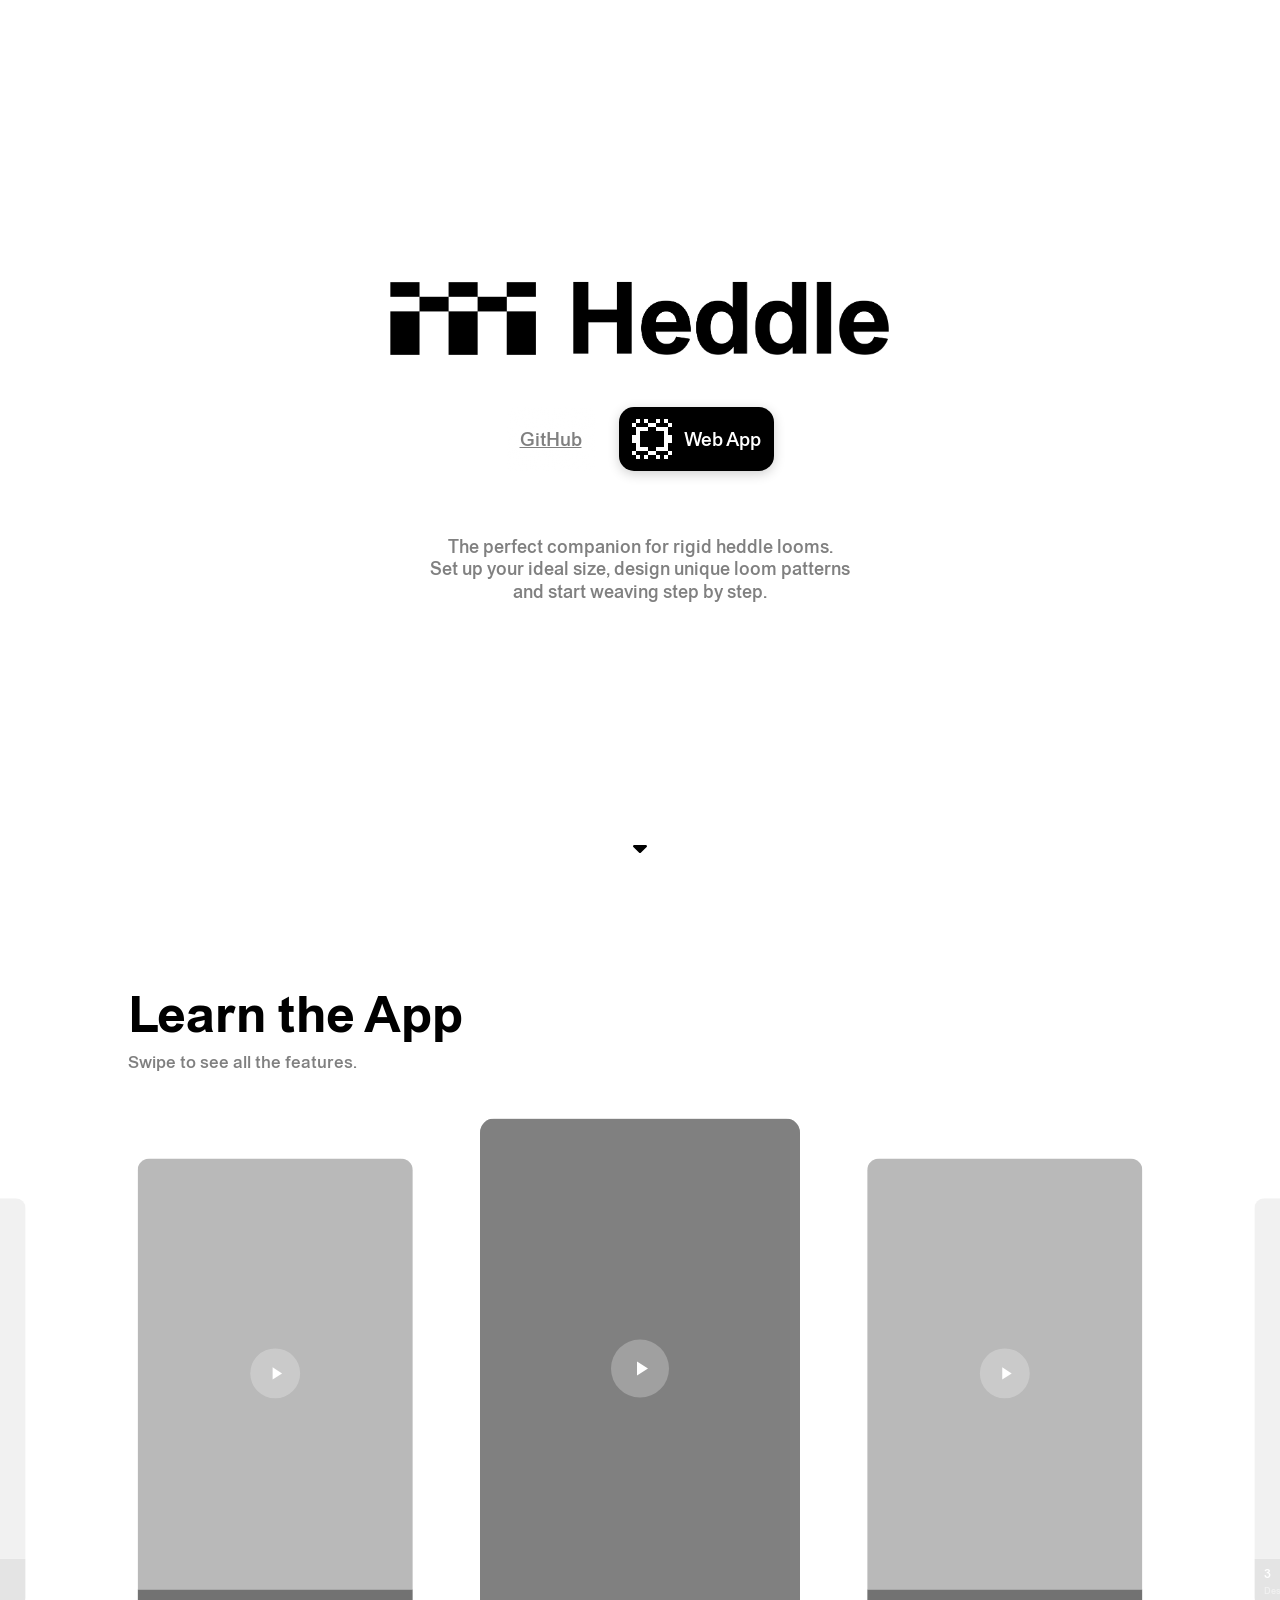
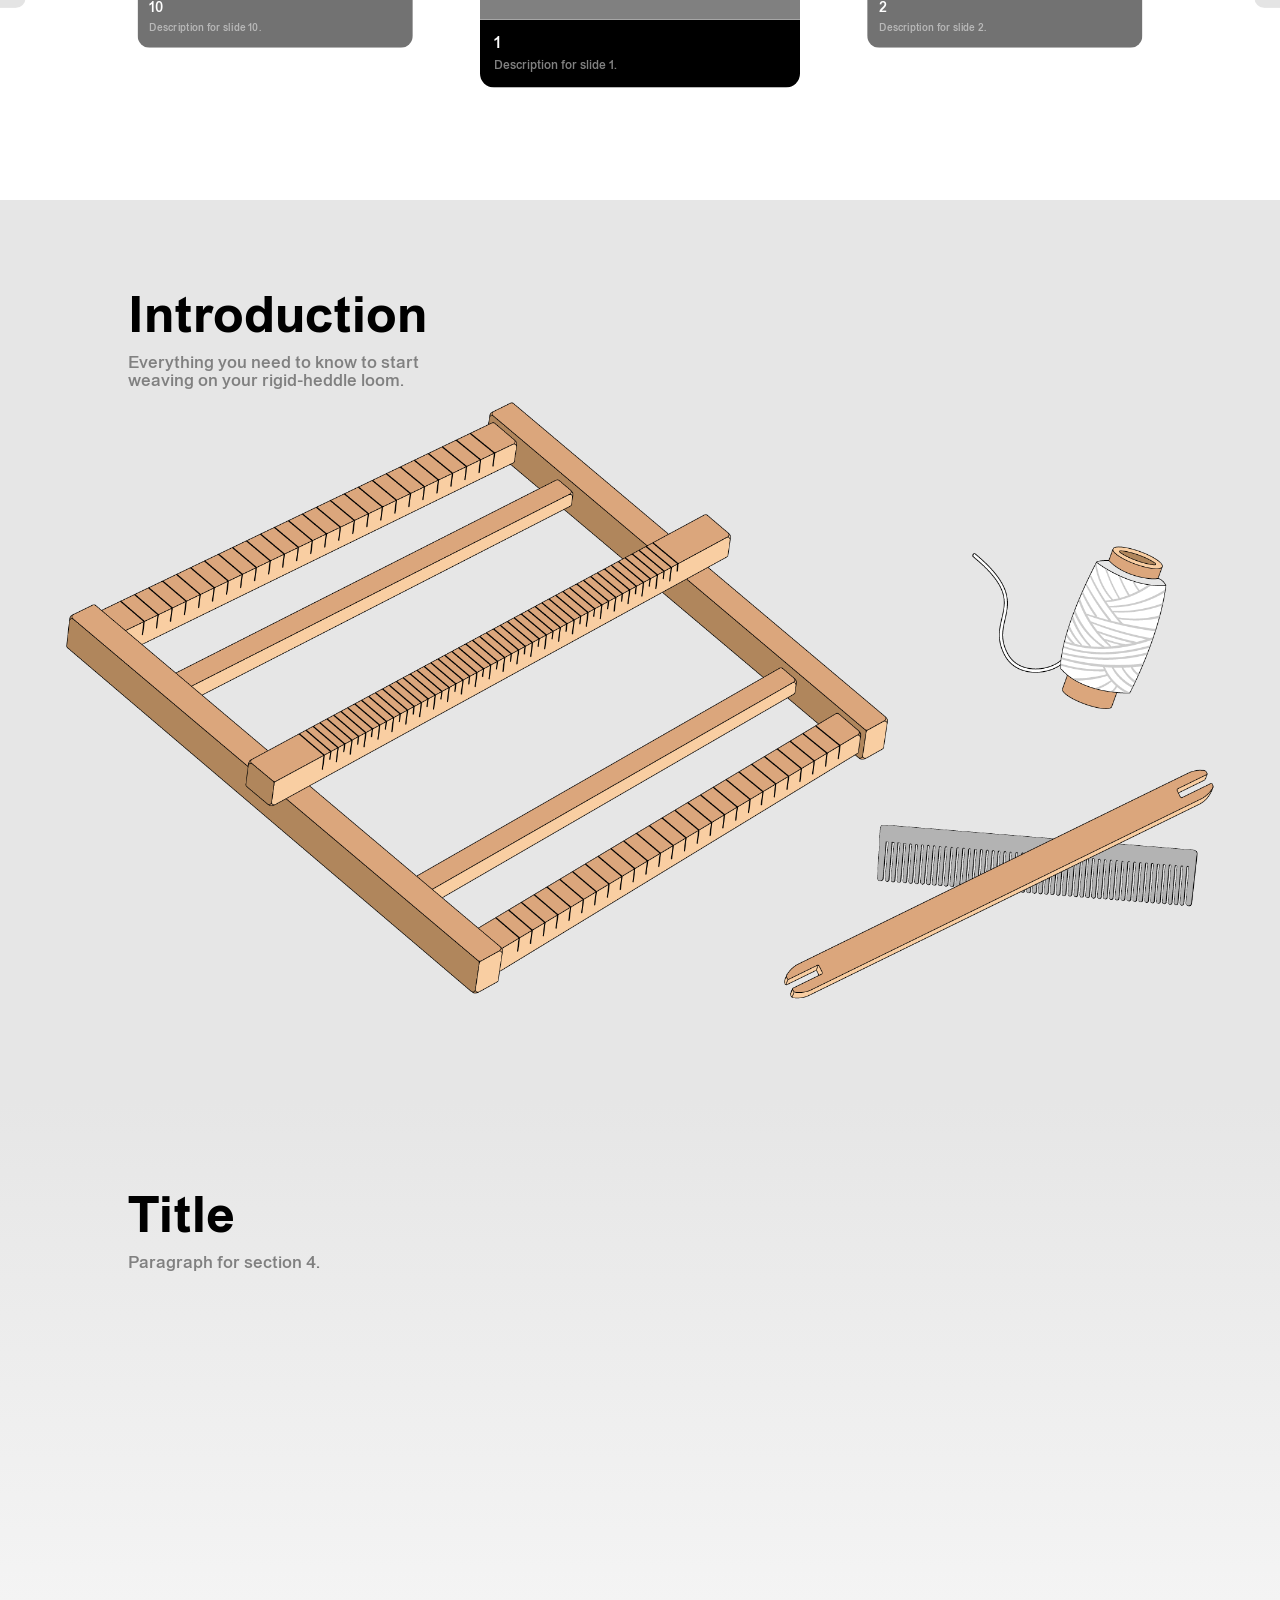
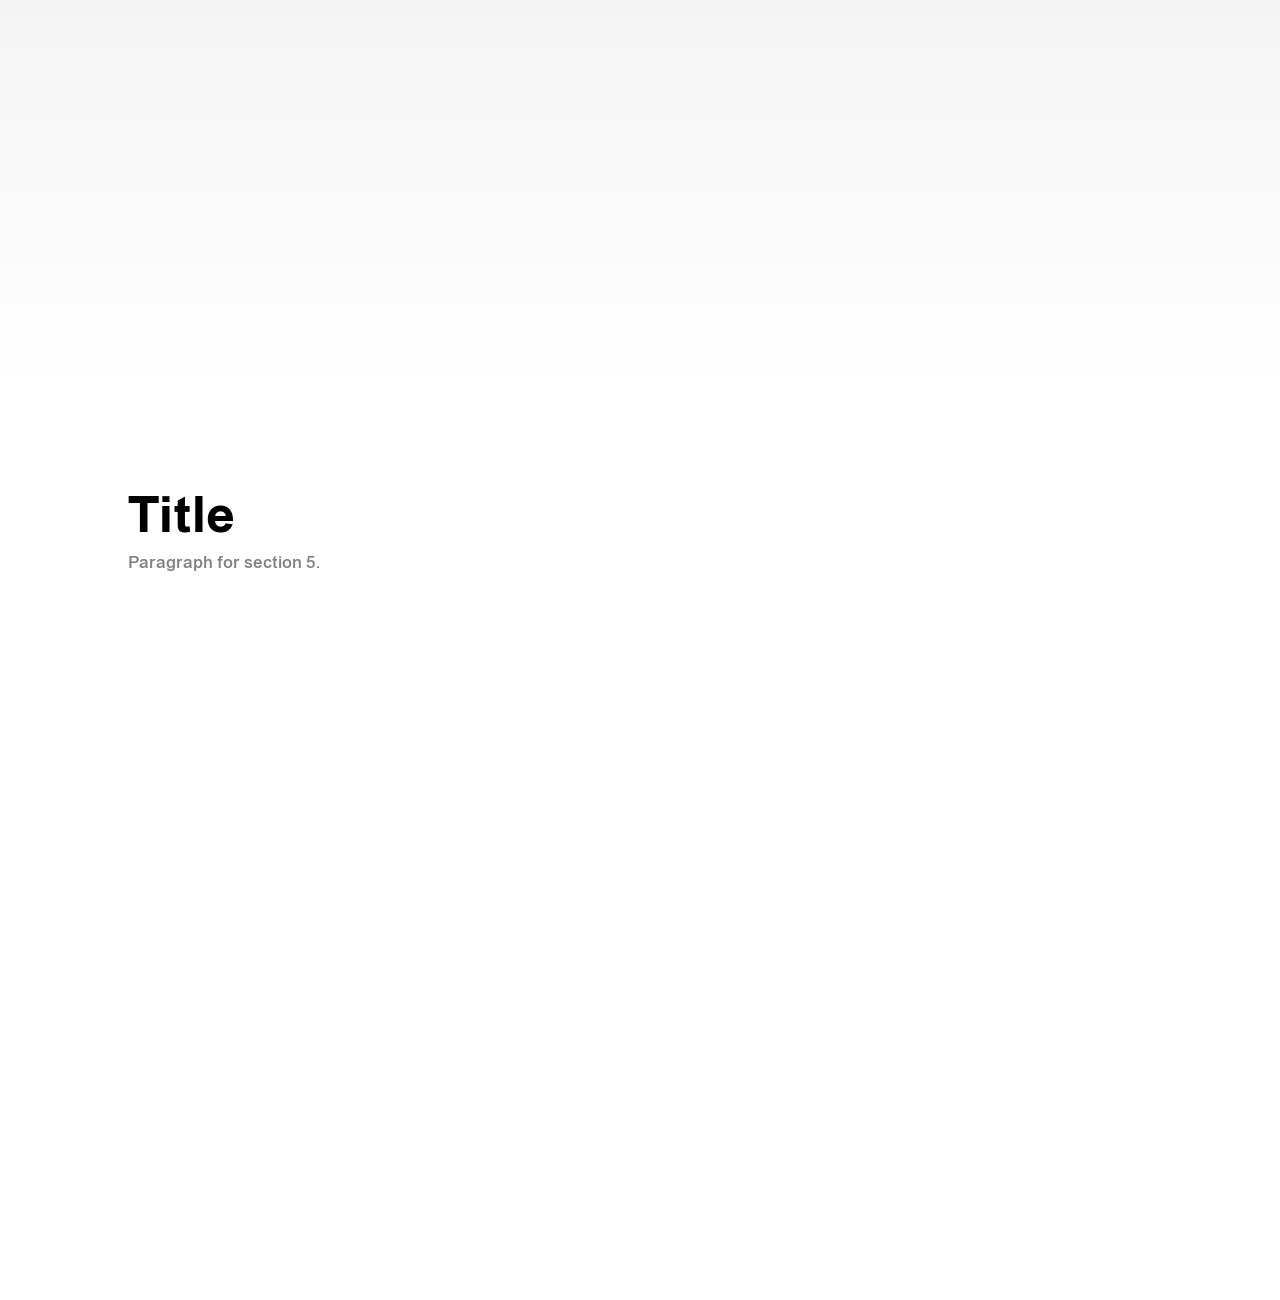
<file: index.html>
<!doctype html>
<html lang="en">

<head>
    <meta charset="utf-8">
    <meta name="viewport" content="width=device-width, initial-scale=1, viewport-fit=cover">
    <meta name="apple-mobile-web-app-capable" content="yes">
    <meta name="mobile-web-app-capable" content="yes">
    <meta name="apple-mobile-web-app-status-bar-style" content="black-translucent">
    <meta name="theme-color" content="#ffffff">
    <meta name="apple-mobile-web-app-title" content="Heddle">
    <link rel="apple-touch-icon" sizes="180x180" href="Assets/Logo/apple-touch-icon.png">
    <link rel="icon" type="image/png" href="Assets/Logo/Favicon.png">
    <link rel="stylesheet" href="style.css">
    <title>Heddle</title>
    <script src="script.js"></script>
</head>

<body>
    <main class="main">
        <section class="section1">
            <canvas class="cursor-pixel-trail" aria-hidden="true"></canvas>
            <img class="brand-logo" src="Assets/Logo/Logo_1.png" alt="Heddle Loom Designer">
            <div class="button-row">
                <a class="button1" type="button" href="https://github.com/" target="_blank">GitHub</a>
                <a class="button2" type="button" href="App/app.html">
                    <span class="button-logo" aria-hidden="true"></span>
                    <span>Web App</span>
                </a>
            </div>
            <div class="description">
                <p>The perfect companion for rigid heddle looms.<br>Set up your ideal
                    size, design unique loom patterns<br>and start weaving step by step.
                </p>
            </div>
            <a class="section-scroll-cue" href="#section2" aria-label="Scroll to the next section">
                <img src="Assets/Icons/Down.svg" alt="">
            </a>
        </section>
        <section class="section2" id="section2" aria-labelledby="section2-title">
            <header class="carousel-heading">
                <h2 id="section2-title">Learn the App</h2>
                <p>Swipe to see all the features.</p>
            </header>
            <div class="carousel" role="region" aria-roledescription="carousel" aria-label="Weaving guides">
                <div class="carousel-stage">
                    <article class="carousel-card" role="group" aria-roledescription="slide" aria-label="1 of 10">
                        <div class="carousel-card-media">
                            <div class="carousel-media-placeholder" aria-hidden="true">
                                <span class="carousel-play-icon"></span>
                            </div>
                        </div>
                        <div class="carousel-card-copy">
                            <h3>1</h3>
                            <p>Description for slide 1.</p>
                        </div>
                    </article>
                    <article class="carousel-card" role="group" aria-roledescription="slide" aria-label="2 of 10">
                        <div class="carousel-card-media">
                            <div class="carousel-media-placeholder" aria-hidden="true">
                                <span class="carousel-play-icon"></span>
                            </div>
                        </div>
                        <div class="carousel-card-copy">
                            <h3>2</h3>
                            <p>Description for slide 2.</p>
                        </div>
                    </article>
                    <article class="carousel-card" role="group" aria-roledescription="slide" aria-label="3 of 10">
                        <div class="carousel-card-media">
                            <div class="carousel-media-placeholder" aria-hidden="true">
                                <span class="carousel-play-icon"></span>
                            </div>
                        </div>
                        <div class="carousel-card-copy">
                            <h3>3</h3>
                            <p>Description for slide 3.</p>
                        </div>
                    </article>
                    <article class="carousel-card" role="group" aria-roledescription="slide" aria-label="4 of 10">
                        <div class="carousel-card-media">
                            <div class="carousel-media-placeholder" aria-hidden="true">
                                <span class="carousel-play-icon"></span>
                            </div>
                        </div>
                        <div class="carousel-card-copy">
                            <h3>4</h3>
                            <p>Description for slide 4.</p>
                        </div>
                    </article>
                    <article class="carousel-card" role="group" aria-roledescription="slide" aria-label="5 of 10">
                        <div class="carousel-card-media">
                            <div class="carousel-media-placeholder" aria-hidden="true">
                                <span class="carousel-play-icon"></span>
                            </div>
                        </div>
                        <div class="carousel-card-copy">
                            <h3>5</h3>
                            <p>Description for slide 5.</p>
                        </div>
                    </article>
                    <article class="carousel-card" role="group" aria-roledescription="slide" aria-label="6 of 10">
                        <div class="carousel-card-media">
                            <div class="carousel-media-placeholder" aria-hidden="true">
                                <span class="carousel-play-icon"></span>
                            </div>
                        </div>
                        <div class="carousel-card-copy">
                            <h3>6</h3>
                            <p>Description for slide 6.</p>
                        </div>
                    </article>
                    <article class="carousel-card" role="group" aria-roledescription="slide" aria-label="7 of 10">
                        <div class="carousel-card-media">
                            <div class="carousel-media-placeholder" aria-hidden="true">
                                <span class="carousel-play-icon"></span>
                            </div>
                        </div>
                        <div class="carousel-card-copy">
                            <h3>7</h3>
                            <p>Description for slide 7.</p>
                        </div>
                    </article>
                    <article class="carousel-card" role="group" aria-roledescription="slide" aria-label="8 of 10">
                        <div class="carousel-card-media">
                            <div class="carousel-media-placeholder" aria-hidden="true">
                                <span class="carousel-play-icon"></span>
                            </div>
                        </div>
                        <div class="carousel-card-copy">
                            <h3>8</h3>
                            <p>Description for slide 8.</p>
                        </div>
                    </article>
                    <article class="carousel-card" role="group" aria-roledescription="slide" aria-label="9 of 10">
                        <div class="carousel-card-media">
                            <div class="carousel-media-placeholder" aria-hidden="true">
                                <span class="carousel-play-icon"></span>
                            </div>
                        </div>
                        <div class="carousel-card-copy">
                            <h3>9</h3>
                            <p>Description for slide 9.</p>
                        </div>
                    </article>
                    <article class="carousel-card" role="group" aria-roledescription="slide" aria-label="10 of 10">
                        <div class="carousel-card-media">
                            <div class="carousel-media-placeholder" aria-hidden="true">
                                <span class="carousel-play-icon"></span>
                            </div>
                        </div>
                        <div class="carousel-card-copy">
                            <h3>10</h3>
                            <p>Description for slide 10.</p>
                        </div>
                    </article>
                </div>
            </div>
        </section>
        <section class="section3" aria-labelledby="section3-title">
            <header class="section2-heading">
                <h2 id="section3-title">Introduction</h2>
                <p>Everything you need to know to start<br>weaving on your rigid-heddle loom.</p>
            </header>
        </section>
        <section class="section4" aria-labelledby="section4-title">
            <header class="section4-heading">
                <h2 id="section4-title">Title</h2>
                <p>Paragraph for section 4.</p>
            </header>
        </section>
        <section class="section5" id="section5" aria-labelledby="section5-title">
            <header class="section5-heading">
                <h2 id="section5-title">Title</h2>
                <p>Paragraph for section 5.</p>
            </header>
        </section>
    </main>
    <div class="page-transition" aria-hidden="true"></div>
</body>

</html>
</file>
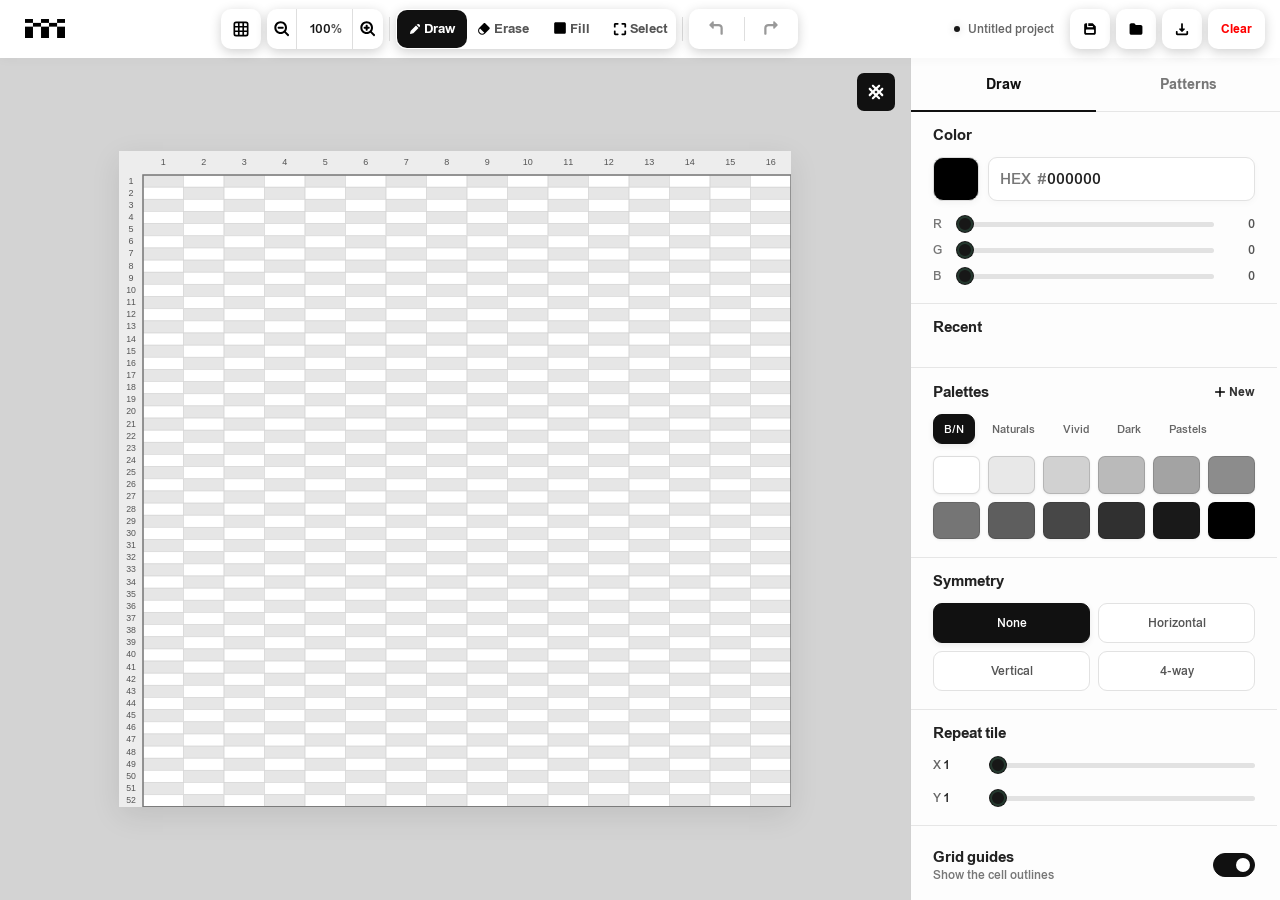
<file: App/app.html>
<!doctype html>
<html lang="en">

<head>
  <meta charset="utf-8">
  <meta name="viewport"
    content="width=device-width, initial-scale=1, maximum-scale=1, user-scalable=no, viewport-fit=cover">
  <meta name="apple-mobile-web-app-capable" content="yes">
  <meta name="mobile-web-app-capable" content="yes">
  <meta name="apple-mobile-web-app-status-bar-style" content="black-translucent">
  <meta name="apple-mobile-web-app-title" content="Heddle">
  <meta name="theme-color" content="#ffffff">
  <title>Web App</title>
  <link rel="apple-touch-icon" sizes="180x180" href="../Assets/Logo/apple-touch-icon.png">
  <link rel="icon" type="image/png" href="../Assets/Logo/Favicon.png">
  <link rel="stylesheet" href="app.css">
</head>

<body>
  <div class="page-transition" aria-hidden="true"></div>
  <div class="orientation-prompt" role="status" aria-live="polite">
    <div class="orientation-prompt__icon" aria-hidden="true"><span></span></div>
    <h1>Rotate your device</h1>
    <p>Heddle works best in landscape.<br>Turn your device sideways to continue.</p>
  </div>
  <div class="app-shell">
    <header class="toolbar">
      <a href="../index.html">
        <img class="toolbar-logo" src="../Assets/Logo/Logo_1.png" alt="LoomSketch">
      </a>
      <span class="toolbar-spacer"></span>
      <div class="toolbar-tools">
        <button type="button" id="gridSettingsButton" class="toolbar-button toolbar-grid-button"
          aria-label="Loom dimensions" title="Loom dimensions" aria-haspopup="dialog" aria-controls="gridSettingsDialog"
          aria-expanded="false"><img class="toolbar-grid-button__grid" src="../Assets/Icons/Grid.svg" alt=""
            aria-hidden="true"></button>
        <div class="zoom-control"><button id="zoomOut" aria-label="Zoom out"><img class="ui-icon"
              src="../Assets/Icons/Zoom_out.svg" alt="" aria-hidden="true"></button><label class="zoom-value"><input
              id="zoomInput" type="number" min="50" max="400" value="100" aria-label="Zoom percentage"><span
              aria-hidden="true">%</span></label><button id="zoomIn" aria-label="Zoom in"><img class="ui-icon"
              src="../Assets/Icons/Zoom_in.svg" alt="" aria-hidden="true"></button></div>
        <span class="divider zoom-divider"></span>
        <div class="tool-group" role="group" aria-label="Tools">
          <button class="tool-button active" data-tool="draw" title="Draw (D)"><img class="ui-icon"
              src="../Assets/Icons/Pencil.svg" alt="" aria-hidden="true"><span>&nbsp;Draw</span></button>
          <button class="tool-button" data-tool="erase" title="Erase (E)"><img class="ui-icon"
              src="../Assets/Icons/Erase.svg" alt="" aria-hidden="true"><span>Erase</span></button>
          <button class="tool-button" data-tool="fill" title="Fill (F)"><img class="ui-icon"
              src="../Assets/Icons/Fill.svg" alt="" aria-hidden="true"><span>&nbsp;Fill</span></button>
          <button class="tool-button" data-tool="select" title="Select (S)"><img class="ui-icon"
              src="../Assets/Icons/Selection.svg" alt="" aria-hidden="true"><span>&nbsp;Select</span></button>
        </div>
        <span class="divider"></span>
        <div class="history-controls"><button id="undoBtn" aria-label="Undo" title="Undo" disabled><img class="ui-icon"
              src="../Assets/Icons/Undo.svg" alt="" aria-hidden="true"></button><button id="redoBtn" aria-label="Redo"
            title="Redo" disabled><img class="ui-icon" src="../Assets/Icons/Redo.svg" alt=""
              aria-hidden="true"></button>
        </div>
      </div>
      <span class="toolbar-spacer"></span>
      <div class="pattern-info"><i></i><span id="statusText">Untitled project</span></div>
      <button id="saveVersion" class="primary-button" aria-label="Save version" title="Save version (Ctrl+S)"><img
          class="ui-icon" src="../Assets/Icons/Save.svg" alt="" aria-hidden="true"><span>&nbsp;Save</span></button>
      <button id="myPatterns" class="toolbar-button" aria-label="My patterns"><img class="ui-icon"
          src="../Assets/Icons/Folder.svg" alt="" aria-hidden="true"><span>&nbsp;My patterns</span></button>
      <button id="export-button" class="toolbar-button" aria-label="Export pattern" title="Export pattern"
        aria-haspopup="dialog" aria-controls="exportDialog"><img class="ui-icon" src="../Assets/Icons/Download.svg"
          alt="" aria-hidden="true"><span>Export</span></button>
      <button id="clearBtn" class="toolbar-button clear-button">Clear</button>
    </header>
    <main class="main-layout">
      <section class="studio">
        <div id="canvasViewport" class="canvas-viewport">
          <canvas id="patternCanvas" aria-label="Editable pattern canvas"></canvas>
          <canvas id="emptyCellHighlights" aria-hidden="true"></canvas>
          <div id="selectionOverlay" class="selection-overlay" hidden>
            <div class="selection-bounds"></div>
            <div class="selection-controls" role="group" aria-label="Selection transforms">
              <button type="button" data-selection-action="up" aria-label="Move selection up"><img
                  src="../Assets/Icons/Up.svg" alt=""></button>
              <button type="button" data-selection-action="left" aria-label="Move selection left"><img
                  src="../Assets/Icons/Left.svg" alt=""></button>
              <button type="button" data-selection-action="rotate" aria-label="Rotate selection 90 degrees clockwise"
                title="Rotate 90°"><img src="../Assets/Icons/Rotate.svg" alt=""></button>
              <button type="button" data-selection-action="right" aria-label="Move selection right"><img
                  src="../Assets/Icons/Right.svg" alt=""></button>
              <button type="button" data-selection-action="down" aria-label="Move selection down"><img
                  src="../Assets/Icons/Down.svg" alt=""></button>
            </div>
          </div>
          <a id="tutorial-button" class="tutorial-button" href="../Tutorial/tutorial.html">
            <span>Weave!</span><img src="../Assets/Icons/Weave.svg" alt="" aria-hidden="true">
          </a>
        </div>
      </section>
      <aside class="sidebar">
        <nav class="sidebar-tabs" role="tablist">
          <button class="sidebar-tab active" data-panel="draw" role="tab" aria-selected="true">Draw</button>
          <button class="sidebar-tab" data-panel="patterns" role="tab" aria-selected="false">Patterns</button>
        </nav>
        <div class="sidebar-scroll">
          <section id="drawPanel" class="panel-content">
            <div class="panel-section">
              <div class="section-heading"><span>Color</span></div>
              <div class="color-main-row">
                <label class="color-chip"><input id="colorPicker" type="color" value="#000000"
                    aria-label="Choose color"></label>
                <label class="hex-control"><span class="hex-control__label">HEX</span><span class="hex-control__prefix"
                    aria-hidden="true">#</span><input id="hexInput" value="000000" maxlength="6"
                    aria-label="Hex color"></label>
              </div>
              <div class="rgb-sliders">
                <label>R<input id="redSlider" type="range" min="0" max="255" value="0"><output>0</output></label>
                <label>G<input id="greenSlider" type="range" min="0" max="255" value="0"><output>0</output></label>
                <label>B<input id="blueSlider" type="range" min="0" max="255" value="0"><output>0</output></label>
              </div>
              <button id="addCustomLibraryColor" class="small-action custom-library-add" type="button"
                aria-label="Add active color to custom library" title="Add active color to custom library" hidden><img
                  class="ui-icon" src="../Assets/Icons/Plus.svg" alt="" aria-hidden="true"><span>Add to
                  palette</span></button>
            </div>
            <div class="panel-section">
              <div class="section-heading"><span>Recent</span><button id="editRecentColors" class="small-action"
                  type="button" aria-pressed="false">Edit</button></div>
              <div id="recentColors" class="recent-swatches"></div>
            </div>
            <div class="panel-section">
              <div class="section-heading"><span>Palettes</span><button id="addCustomSwatch" class="small-action"><img
                    class="ui-icon" src="../Assets/Icons/Plus.svg" alt="" aria-hidden="true">New</button></div>
              <div id="swatchTabs" class="swatch-tabs"></div>
              <div id="swatchGrid" class="swatch-grid"></div>
            </div>
            <div class="panel-section">
              <div class="section-heading"><span>Symmetry</span></div>
              <div class="option-grid">
                <button class="option-button selected" data-symmetry="none">None</button>
                <button class="option-button" data-symmetry="horizontal">Horizontal</button>
                <button class="option-button" data-symmetry="vertical">Vertical</button>
                <button class="option-button" data-symmetry="four">4-way</button>
              </div>
            </div>
            <div class="panel-section">
              <div class="section-heading"><span>Repeat tile</span></div>
              <label class="range-row"><span>X <b id="repeatXText">1</b></span><input id="repeatX" type="range" min="1"
                  max="4" value="1"></label>
              <label class="range-row"><span>Y <b id="repeatYText">1</b></span><input id="repeatY" type="range" min="1"
                  max="4" value="1"></label>
            </div>
            <div class="settings-section">
              <label class="toggle-row"><span><b>Grid guides</b><small>Show the cell outlines</small></span><input
                  id="gridToggle" type="checkbox" checked><i></i></label>
            </div>
          </section>
          <section id="patternsPanel" class="panel-content" hidden>
            <div class="panel-section">
              <div id="defaultPatterns" class="default-pattern-categories"></div>
              <p id="patternLibraryFeedback" class="pattern-library-feedback" role="status" aria-live="polite" hidden>
              </p>
            </div>
          </section>
        </div>
      </aside>
    </main>
  </div>
  <dialog id="gridSettingsDialog" class="grid-settings-dialog" aria-labelledby="gridSettingsTitle" tabindex="-1">
    <div class="modal-header">
      <h2 id="gridSettingsTitle">Loom dimensions</h2>
      <button type="button" class="close-dialog" data-close aria-label="Close"><img class="ui-icon"
          src="../Assets/Icons/Close.svg" alt="" aria-hidden="true"></button>
    </div>
    <div class="grid-settings-dimensions">
      <label class="dimension-control grid-dimension-control"><span class="grid-dimension-label">Warp</span><img
          class="grid-dimension-icon" src="../Assets/Icons/Width_arrow.svg" alt="" aria-hidden="true"><span
          class="number-stepper">
          <span class="dimension-value"><input id="widthInput" type="number" min="4" max="64" step="2" value="16"
              aria-label="Warp"></span><span class="number-stepper-buttons"><button type="button" data-step="up"
              aria-label="Increase warp"><img src="../Assets/Icons/Right.svg" alt=""></button><button type="button"
              data-step="down" aria-label="Decrease warp"><img src="../Assets/Icons/Left.svg"
                alt=""></button></span></span></label>
      <label class="dimension-control grid-dimension-control"><span class="grid-dimension-label">Weft</span><img
          class="grid-dimension-icon" src="../Assets/Icons/Height_arrow.svg" alt="" aria-hidden="true"><span
          class="number-stepper">
          <span class="dimension-value"><input id="heightInput" type="number" min="4" max="500" value="52"
              aria-label="Weft"></span><span class="number-stepper-buttons"><button type="button" data-step="up"
              aria-label="Increase weft"><img src="../Assets/Icons/Right.svg" alt=""></button><button type="button"
              data-step="down" aria-label="Decrease weft"><img src="../Assets/Icons/Left.svg"
                alt=""></button></span></span></label>
      <div class="grid-stretch-control">
        <span>Thread width</span>
        <span class="number-stepper">
          <span class="dimension-value"><input id="stretchInput" type="number" min="1" max="10" step="0.5" value="3"
              aria-label="Thread width in millimeters"><span class="grid-thread-width-unit"
              aria-hidden="true">mm</span></span><span class="number-stepper-buttons"><button type="button"
              data-step="up" aria-label="Increase thread width"><img src="../Assets/Icons/Right.svg"
                alt=""></button><button type="button" data-step="down" aria-label="Decrease thread width"><img
                src="../Assets/Icons/Left.svg" alt=""></button></span>
        </span>
      </div>
    </div>
  </dialog>
  <dialog id="patternsDialog" class="modal" tabindex="-1">
    <div class="modal-header">
      <div class="patterns-modal-title">
        <h2>My patterns</h2><span id="patternCount" class="pattern-count">0 patterns</span>
      </div><button class="close-dialog" data-close aria-label="Close"><img class="ui-icon"
          src="../Assets/Icons/Close.svg" alt="" aria-hidden="true"></button>
    </div>
    <div id="patternList" class="pattern-list"></div>
    <div id="patternsDialogActions" class="patterns-dialog-actions"><button id="openProjectButton"
        class="open-project-link" type="button">Open project</button></div>
    <input id="openProjectInput" type="file" accept=".js,.mjs,text/javascript" hidden>
    <p id="openProjectFeedback" class="open-project-feedback" role="status" aria-live="polite" hidden></p>
  </dialog>
  <dialog id="exportDialog" class="modal export-dialog" aria-labelledby="exportDialogTitle" tabindex="-1">
    <div class="modal-header">
      <div>
        <h2 id="exportDialogTitle">Export</h2>
      </div><button type="button" class="close-dialog" data-close aria-label="Close"><img class="ui-icon"
          src="../Assets/Icons/Close.svg" alt="" aria-hidden="true"></button>
    </div>
    <p class="panel-description">Choose an export format</p>
    <div class="export-options" role="group" aria-label="Export formats">
      <button type="button" class="secondary-button export-option" data-export-format="png">
        <img src="../Assets/Icons/Image_file.svg" alt="" aria-hidden="true">
        PNG
      </button>
      <button type="button" class="secondary-button export-option" data-export-format="pdf">
        <img src="../Assets/Icons/Document.svg" alt="" aria-hidden="true">
        PDF
      </button>
      <button type="button" class="secondary-button export-option" data-export-format="javascript">
        <img src="../Assets/Icons/Code_file.svg" alt="" aria-hidden="true">
        JavaScript
      </button>
    </div>
    <div class="export-settings" role="group" aria-label="Export options">
      <label class="toggle-row"><span><b>Show numbers</b><small>Include row and column labels</small></span><input
          id="exportShowNumbers" type="checkbox" checked><i></i></label>
      <label class="toggle-row"><span><b>Show grid</b><small>Include cell outlines</small></span><input
          id="exportShowGrid" type="checkbox" checked><i></i></label>
      <label class="toggle-row"><span><b>Transparent background</b><small>Keep empty cells
            transparent</small></span><input id="exportTransparentBackground" type="checkbox"><i></i></label>
    </div>
    <div class="modal-footer"><button type="button" class="secondary-button" data-close>Cancel</button></div>
  </dialog>
  <dialog id="nameDialog" class="modal name-dialog" tabindex="-1">
    <form id="nameForm">
      <div class="modal-header">
        <div>
          <h2>Save</h2>
        </div><button type="button" class="close-dialog" data-close aria-label="Close"><img class="ui-icon"
            src="../Assets/Icons/Close.svg" alt="" aria-hidden="true"></button>
      </div>
      <p class="panel-description">Save your current pattern</p><input id="patternNameInput" class="name-input"
        maxlength="48" required placeholder="My work">
      <div class="modal-footer">
        <button type="button" class="secondary-button" data-close>Cancel</button>
        <button type="button" id="saveCopy" class="secondary-button" hidden>Save copy</button>
        <button type="submit" class="primary-button">Save</button>
      </div>
    </form>
  </dialog>
  <dialog id="tutorialIncompleteDialog" class="modal" aria-labelledby="tutorialIncompleteTitle" tabindex="-1">
    <div class="modal-header">
      <div>
        <h2 id="tutorialIncompleteTitle">Complete before starting</h2>
      </div>
    </div>
    <p class="panel-description">Fill all the cells in your pattern before starting the weaving process.</p>
    <div class="modal-footer">
      <button type="button" class="primary-button" data-close>Close</button>
    </div>
  </dialog>
  <script src="app.js"></script>
</body>

</html>
</file>
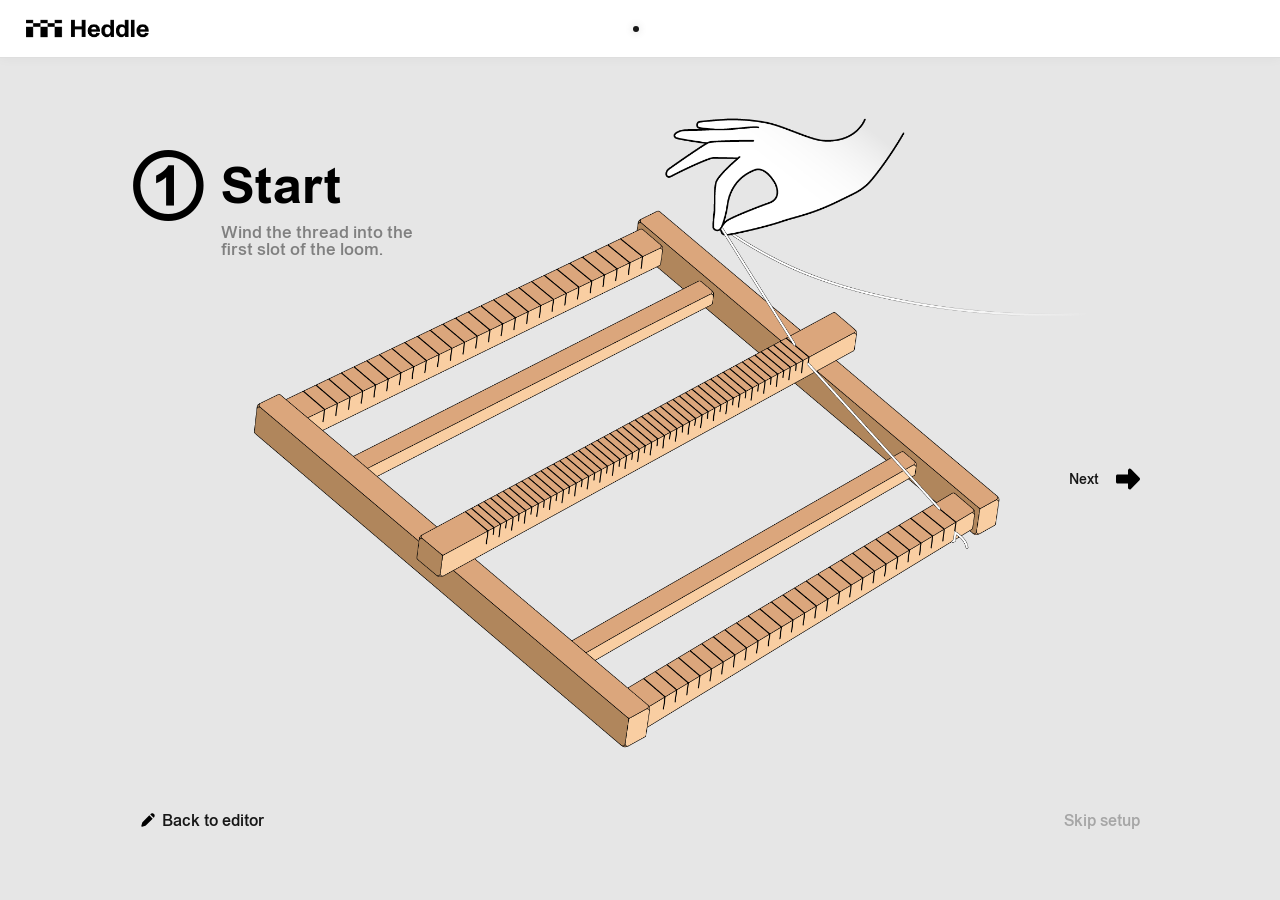
<file: Tutorial/tutorial.html>
<!doctype html>
<html lang="en">

<head>
  <meta charset="utf-8">
  <meta name="viewport" content="width=device-width, initial-scale=1, viewport-fit=cover">
  <meta name="apple-mobile-web-app-capable" content="yes">
  <meta name="mobile-web-app-capable" content="yes">
  <meta name="apple-mobile-web-app-status-bar-style" content="black-translucent">
  <meta name="apple-mobile-web-app-title" content="Heddle">
  <meta name="theme-color" content="#ffffff">
  <title>Setup</title>
  <link rel="apple-touch-icon" sizes="180x180" href="../Assets/Logo/apple-touch-icon.png">
  <link rel="icon" type="image/png" href="../Assets/Logo/Favicon.png">
  <link rel="stylesheet" href="tutorial.css">
  <script src="tutorial.js" defer></script>
</head>

<body>
  <div class="page-transition" aria-hidden="true"></div>
  <header class="toolbar">
    <a href="../index.html" aria-label="Heddle home">
      <img class="toolbar-logo" src="../Assets/Logo/Logo_1.png" alt="Heddle">
    </a>
    <div class="tutorial-project-info">
      <i aria-hidden="true"></i>
      <span class="tutorial-project-name" id="tutorialProjectName"></span>
    </div>
  </header>

  <main>
    <header class="section-header">
      <div class="section-header__title">
        <span class="step-number" id="stepNumber" aria-hidden="true">①</span>
        <div class="section-header__copy" aria-live="polite" aria-atomic="true">
          <h2 id="section-title">Start</h2>
          <p id="stepDescription">Wind the thread into the<br>first slot of the loom.</p>
        </div>
      </div>
      <button class="arrows arrows--left" id="previousStep" type="button" aria-label="Previous step" disabled>
        <img src="../Assets/Icons/Arrow_left.svg" alt="" aria-hidden="true">
      </button>
      <button class="arrows arrows--right" id="nextStep" type="button" aria-label="Next step">
        <span class="next-step-label is-visible" aria-hidden="true">Next</span>
        <img src="../Assets/Icons/Arrow_right.svg" alt="" aria-hidden="true">
        <span class="weave-button" aria-hidden="true">
          <img class="weave-button-icon" src="../Assets/Icons/Weave.svg" alt="">
          Weave!
        </span>
      </button>
      <nav class="tutorial-footer" aria-label="Tutorial navigation">
        <a class="back-to-editor-button" href="../App/app.html">
          <img class="tutorial-footer__icon" src="../Assets/Icons/Pencil.svg" alt="" aria-hidden="true">
          <span>Back to editor</span>
        </a>
        <a class="skip-button" href="../Weave/weave.html">
          <span>Skip setup</span>
        </a>
      </nav>
    </header>
    <div class="tutorial-image-container">
      <img class="tutorial-image" src="../Assets/Images/Tutorial_1.png" alt="Rigid-heddle loom setup, step 1">
    </div>
  </main>
</body>

</html>
</file>
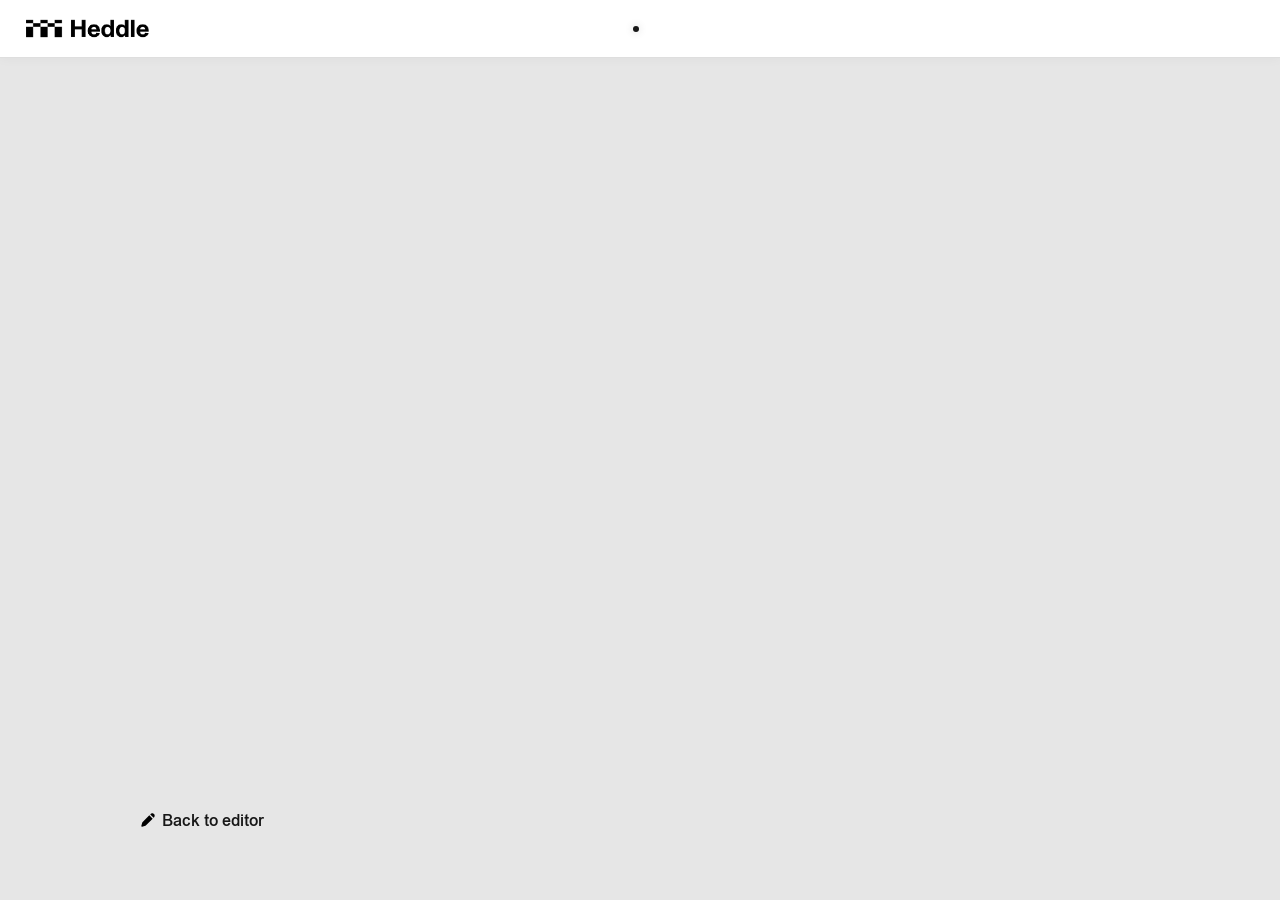
<file: Weave/weave.html>
<!doctype html>
<html lang="en">

<head>
  <meta charset="utf-8">
  <meta name="viewport" content="width=device-width, initial-scale=1, viewport-fit=cover">
  <meta name="apple-mobile-web-app-capable" content="yes">
  <meta name="mobile-web-app-capable" content="yes">
  <meta name="apple-mobile-web-app-status-bar-style" content="black-translucent">
  <meta name="apple-mobile-web-app-title" content="Heddle">
  <meta name="theme-color" content="#ffffff">
  <title>Weave</title>
  <link rel="apple-touch-icon" sizes="180x180" href="../Assets/Logo/apple-touch-icon.png">
  <link rel="icon" type="image/png" href="../Assets/Logo/Favicon.png">
  <link rel="stylesheet" href="weave.css">
  <script>
    if (sessionStorage.getItem("page-transition") === "in") {
      document.documentElement.classList.add("is-entering");
      sessionStorage.removeItem("page-transition");
    }
    window.addEventListener("pageshow", (event) => {
      if (!event.persisted) {
        return;
      }

      document.body.classList.remove("page-leaving");
      document.documentElement.classList.remove("is-entering");
      sessionStorage.removeItem("page-transition");
    });
  </script>
  <script src="weave.js" defer></script>
</head>

<body>
  <div class="page-transition" aria-hidden="true"></div>
  <header class="toolbar">
    <a href="../index.html" aria-label="Heddle home">
      <img class="toolbar-logo" src="../Assets/Logo/Logo_1.png" alt="Heddle">
    </a>
    <div class="tutorial-project-info">
      <i aria-hidden="true"></i>
      <span class="tutorial-project-name" id="tutorialProjectName"></span>
    </div>
  </header>
  <main>
    <header class="section-header">
      <nav class="tutorial-footer" aria-label="Editor navigation">
        <a class="back-to-editor-button" href="../App/app.html">
          <img class="tutorial-footer__icon" src="../Assets/Icons/Pencil.svg" alt="" aria-hidden="true">
          <span>Back to editor</span>
        </a>
      </nav>
    </header>
  </main>
</body>

</html>
</file>
<file: style.css>
html,
body {
    font-family: ABCAreal, sans-serif;
    min-height: 100vh;
    margin: 0;
    scrollbar-color: lightgrey black;
    scrollbar-width: thin;
}

body {
    box-sizing: border-box;
    min-height: calc(100dvh + env(safe-area-inset-top, 0px));
    padding-top: env(safe-area-inset-top, 0px);
    background: white;
}

:root {
    --carousel-hand-cursor: url("data:image/svg+xml,%3Csvg xmlns='http://www.w3.org/2000/svg' width='32' height='32' viewBox='0 0 32 32'%3E%3Cpath d='M10 13V6a2 2 0 0 1 4 0v6V4a2 2 0 0 1 4 0v8V5a2 2 0 0 1 4 0v9V8a2 2 0 0 1 4 0v9a9 9 0 0 1-9 9h-1a9 9 0 0 1-7-3.3L3 17a2.5 2.5 0 0 1 3.5-3.6L10 17v-4z' fill='%23fff' stroke='%23000' stroke-width='1.8' stroke-linecap='round' stroke-linejoin='round'/%3E%3C/svg%3E") 10 10;
}

html::-webkit-scrollbar {
    width: 6px;
}

html::-webkit-scrollbar-track {
    background: black;
}

html::-webkit-scrollbar-thumb {
    background: lightgrey;
}

@font-face {
    font-family: "ABCAreal";
    font-style: normal;
    font-weight: 500;
    src: url("../Assets/Fonts/ABCAreal-Regular.ttf") format("truetype");
}

@font-face {
    font-family: "ABCAreal";
    font-style: medium;
    font-weight: 500;
    src: url("../Assets/Fonts/ABCAreal-Medium.ttf") format("truetype");
}

@font-face {
    font-family: "ABCAreal";
    font-style: bold;
    font-weight: 700;
    src: url("../Assets/Fonts/ABCAreal-Bold.ttf") format("truetype");
}

.main {
    width: 100%;
    height: auto;
    display: flex;
    flex-direction: column;
    align-items: center;
    justify-content: center;
}

.section1 {
    width: 100%;
    height: 100vh;
    height: 100dvh;
    position: relative;
    display: flex;
    flex-direction: column;
    align-items: center;
    justify-content: center;
    gap: 3rem;
    isolation: isolate;
}

.cursor-pixel-trail {
    position: absolute;
    inset: 0;
    z-index: -1;
    width: 100%;
    height: 100%;
    pointer-events: none;
    -webkit-mask-image: linear-gradient(to bottom, #000 calc(100% - 10rem), transparent 100%);
    mask-image: linear-gradient(to bottom, #000 calc(100% - 10rem), transparent 100%);
}

.section-scroll-cue {
    position: absolute;
    bottom: clamp(1rem, 3vh, 2rem);
    left: 50%;
    z-index: 1;
    display: grid;
    width: 48px;
    height: 48px;
    place-items: center;
    border-radius: 50%;
    animation: section-scroll-bounce 1.8s ease-in-out infinite;
    cursor: pointer;
    transform: translateX(-50%);
}

.section-scroll-cue img {
    width: 28px;
    height: 28px;
}

.section-scroll-cue:focus-visible {
    outline: 2px solid black;
    outline-offset: 3px;
}

@keyframes section-scroll-bounce {

    0%,
    100% {
        transform: translate(-50%, 0);
    }

    50% {
        transform: translate(-50%, 9px);
    }
}

@media (prefers-reduced-motion: reduce) {
    .section-scroll-cue {
        animation: none;
    }
}

.brand-logo {
    width: 500px;
    max-width: 70vw;
    height: auto;
}

.button-row {
    display: flex;
    align-items: center;
    justify-content: center;
    gap: 1.5rem;
}

.button1 {
    display: inline-flex;
    align-items: center;
    height: 4rem;
    padding: 13px;
    box-sizing: border-box;
    font-size: 1.2rem;
    color: grey;
    text-decoration: underline;
    cursor: pointer;
    background: radial-gradient(ellipse 100% 80%, white, transparent);
    outline: none;
    border: none;
    border-radius: 6px;
    transition: transform .3s ease, color .3s ease;
}

.button1:hover {
    color: black;
    text-decoration: underline;
    transform: scale(1.05);
}

.button2 {
    box-sizing: border-box;
    height: 4rem;
    padding: 13px;
    font-size: 1.2rem;
    border-radius: 15px;
    border: 0px solid transparent;
    background: black;
    color: white;
    cursor: pointer;
    box-shadow: 0 3px 12px #00000030;
    transition: transform .3s ease;
    display: flex;
    align-items: center;
    gap: 0.75rem;
    text-decoration: none;
}

.button2:hover {
    transform: scale(1.05);
}

.button-logo {
    display: grid;
    grid-template-columns: repeat(10, 1fr);
    grid-template-rows: repeat(10, 1fr);
    width: 40px;
    height: 40px;
    flex: none;
    padding: 0;
    margin: 0;
}

.pattern-cell.is-filled {
    background-color: white;
}

.description {
    width: 100%;
    max-width: 100vw;
    text-align: center;
    font-size: 1.1rem;
    font-weight: medium;
    line-height: 1.4rem;
    color: grey;
}

.section3 {
    width: 100%;
    height: 100vh;
    height: 100dvh;
    position: relative;
    background-color: rgb(230, 230, 230);
    display: flex;
    flex-direction: column;
    align-items: center;
    justify-content: center;
    background-image: url('Assets/Images/Loom_parts_1.png');
    background-size: min(90vw, 140vh) auto;
    background-repeat: no-repeat;
    background-position: center calc(50% + 50px);
}

.section2-heading,
.carousel-heading,
.section4-heading,
.section5-heading {
    z-index: 1;
    box-sizing: border-box;
    width: calc(100% - 10rem);
    margin-left: 6rem;
    text-align: left;
}

.section2-heading {
    transform: translateY(var(--section2-heading-offset, 0px));
}

.section4-heading {
    transform: translateY(var(--section4-heading-offset, 0px));
}

.section5-heading {
    transform: translateY(var(--section5-heading-offset, 0px));
}

.section2-heading h2,
.carousel-heading h2,
.section4-heading h2,
.section5-heading h2 {
    margin: 0;
    font-size: clamp(2rem, 4vw, 3.75rem);
    font-style: medium;
    line-height: 1.1;
}

.section2-heading p,
.carousel-heading p,
.section4-heading p,
.section5-heading p {
    margin: .6rem 0 0;
    color: grey;
    font-size: clamp(.9rem, 1.3vw, 1.1rem);
    font-style: medium;
}

.section3::after {
    content: "";
    position: absolute;
    inset: 0;
    background-image: url('Assets/Images/Loom_parts_2.png');
    background-size: min(90vw, 140vh) auto;
    background-repeat: no-repeat;
    background-position: center calc(50% + 50px + var(--loom-overlay-offset, 40px));
    opacity: var(--loom-overlay-opacity, 0);
    pointer-events: none;
}

.section2 {
    width: 100%;
    height: 100vh;
    height: 100dvh;
    box-sizing: border-box;
    display: flex;
    flex-direction: column;
    align-items: center;
    justify-content: center;
    gap: clamp(1rem, 2.5vh, 2rem);
    background-color: white;
    color: black;
    overflow: hidden;
}

.carousel {
    position: relative;
    width: min(100% - 2rem, 1280px);
    height: min(70vh, 620px);
    touch-action: pan-y;
    cursor: var(--carousel-hand-cursor), grab;
}

.carousel.is-dragging,
.carousel.is-dragging .carousel-card {
    cursor: var(--carousel-hand-cursor), grabbing;
    user-select: none;
}

.carousel.is-dragging .carousel-card {
    transition: none;
}

.carousel:not(.is-dragging) .carousel-card {
    cursor: var(--carousel-hand-cursor), grab;
}

.carousel-stage {
    position: absolute;
    inset: 0;
    perspective: 1000px;
}

.carousel-card {
    --card-offset: 0px;
    --card-scale: 1;
    --card-opacity: 0;
    --card-z: 0;
    position: absolute;
    top: 50%;
    left: 50%;
    box-sizing: border-box;
    display: flex;
    flex-direction: column;
    width: clamp(165px, min(40vh, 28vw), 320px);
    aspect-ratio: 9 / 16;
    overflow: hidden;
    border-radius: 14px;
    background: white;
    transform: translate(calc(-50% + var(--card-offset) + var(--drag-offset, 0px)),
            -50%) scale(var(--card-scale));
    transform-origin: center;
    opacity: var(--card-opacity);
    z-index: var(--card-z);
    transition: transform .75s cubic-bezier(.22, .61, .36, 1), opacity .75s ease;
}

.carousel-card-media {
    position: relative;
    flex: 1 1 auto;
    min-height: 0;
    overflow: hidden;
    background: lightgrey;
}

.carousel-media-placeholder {
    position: absolute;
    inset: 0;
    display: grid;
    place-items: center;
}

.carousel-media-placeholder::after {
    position: absolute;
    inset: 0;
    background-color: grey;
    content: "";
}

.carousel-play-icon {
    position: relative;
    z-index: 1;
    display: grid;
    width: 58px;
    height: 58px;
    place-items: center;
    border-radius: 50%;
    background: #ffffff40;
    transition: background, .3s ease, scale .3s ease;
}

.carousel-play-icon::after {
    width: 0;
    height: 0;
    margin-left: 4px;
    border-top: 7px solid transparent;
    border-bottom: 7px solid transparent;
    border-left: 11px solid white;
    content: "";
}

.carousel-play-icon:hover {
    position: relative;
    z-index: 1;
    display: grid;
    width: 58px;
    height: 58px;
    place-items: center;
    border-radius: 50%;
    background: #ffffff60;
    transition: background, .3s ease, scale .3s ease;
    scale: 1.1;
}

.carousel-card-media video {
    display: block;
    width: 100%;
    height: 100%;
    object-fit: cover;
}

.carousel-card-copy {
    flex: 0 0 auto;
    padding: .8rem .85rem .9rem;
    background: black;
}

.carousel-card-copy h3 {
    margin: 0 0 .35rem;
    color: white;
    font-style: medium;
    font-weight: 400;
    font-size: clamp(.95rem, 1.25vw, 1.15rem);
    line-height: 1.2;
}

.carousel-card-copy p {
    margin: 0;
    font-style: medium;
    font-weight: 500;
    color: grey;
    font-size: clamp(.75rem, .95vw, .875rem);
    line-height: 1.35;
}

@media (max-width: 520px) {

    .carousel-card-copy {
        padding: .7rem;
    }
}

@media (prefers-reduced-motion: reduce) {
    .carousel-card {
        transition: none;
    }
}

.section4 {
    width: 100%;
    height: 100vh;
    height: 100dvh;
    box-sizing: border-box;
    position: relative;
    display: flex;
    align-items: center;
    justify-content: center;
    background: linear-gradient(to bottom, rgb(230, 230, 230) 0%, white 100%);
}

.section5 {
    width: 100%;
    height: 100vh;
    height: 100dvh;
    box-sizing: border-box;
    position: relative;
    display: flex;
    align-items: center;
    justify-content: center;
    background: white;
}
















.page-transition {
    position: fixed;
    inset: 0;
    z-index: 9999;
    background: white;
    opacity: 0;
    visibility: hidden;
    pointer-events: none;
    transition: opacity .35s ease, visibility .35s ease;
}

body.page-leaving .page-transition {
    opacity: 1;
    visibility: visible;
    pointer-events: auto;
}

html.is-entering .page-transition {
    opacity: 1;
    visibility: visible;
    pointer-events: auto;
}
</file>
<file: App/app.css>
:root {
    color-scheme: dark;
    /* Base dark surface used on the page body and orientation prompt. */
    --deep: #111414;
    /* Sidebar and secondary panel surfaces. */
    --panel: #171b1b;
    /* Shared separators and outlines across panels and controls. */
    --line: #343b37;
    /* Secondary text used for hints, labels, and metadata. */
    --muted: #89928b;
    /* Primary text color used on dark surfaces. */
    --paper: #f0ede4;
    /* Main accent used for selected tools, focus, and active controls. */
    --mint: lightgrey;
    /* Brighter accent used for headings and emphasized states. */
    --mint-bright: lightgrey;
    /* Borders around palette swatches and color samples. */
    --swatch-border: grey;
    /* Background of the top toolbar. */
    --toolbar-background: white;
    /* Background of the right-hand sidebar. */
    --sidebar-background: #fdfdfd;
    /* Base background of the central canvas workspace. */
    --canvas-background: lightgrey;
    /* Default background of unpainted pattern cells. */
    --canvas-cell-background: #ffffff;
    /* Alternate checkerboard background for unpainted pattern cells. */
    --canvas-cell-background-alt: rgba(230, 230, 230);
    /* Grid line color for all cells on the canvas and in PNG exports. */
    --canvas-grid-line-color: lightgray;
    /* Stroke width for the cell grid guides inside each tile. */
    --canvas-grid-line-width: 0.5px;
    /* Background used by toolbar controls and stepper controls. */
    --toolbar-control-background: #ffffff;
    /* Shadow applied to toolbar controls and toolbar inputs. */
    --toolbar-control-shadow: 0 3px 12px #00000030;
    /* Font family for general body text and UI labels. */
    --body: ABCAreal, sans-serif;
    /* Font family for headings and display text. */
    --display: var(--body);
    /* Font family for compact labels and numeric UI text. */
    --mono: var(--body)
}

* {
    box-sizing: border-box;
    font-family: ABCAreal, sans-serif
}

@font-face {
    font-family: "ABCAreal";
    font-style: normal;
    font-weight: 500;
    src: url("../Assets/Fonts/ABCAreal-Regular.ttf") format("truetype");
}

@font-face {
    font-family: "ABCAreal";
    font-style: medium;
    font-weight: 500;
    src: url("../Assets/Fonts/ABCAreal-Medium.ttf") format("truetype");
}

@font-face {
    font-family: "ABCAreal";
    font-style: bold;
    font-weight: 700;
    src: url("../Assets/Fonts/ABCAreal-Bold.ttf") format("truetype");
}

html,
body {
    width: 100%;
    height: 100%;
    min-width: 320px;
    margin: 0;
    overflow: hidden;
    overscroll-behavior: none;
    background: var(--deep)
}

body {
    position: fixed;
    inset: 0;
    background: var(--deep);
    color: var(--paper);
    font: 12px var(--body)
}

button,
input {
    font: inherit
}

img,
svg {
    -webkit-user-select: none;
    user-select: none;
    -webkit-user-drag: none
}

input[type="number"] {
    appearance: textfield;
    -moz-appearance: textfield
}

input[type="number"]::-webkit-inner-spin-button,
input[type="number"]::-webkit-outer-spin-button {
    display: none;
    margin: 0;
    -webkit-appearance: none
}

button {
    color: inherit;
    cursor: pointer
}

button:disabled {
    cursor: not-allowed;
    opacity: .4
}

button:focus-visible,
input:focus-visible {
    outline: 2px solid var(--mint);
    outline-offset: 2px
}

input:not([type]):focus-visible,
input[type="text"]:focus-visible,
input[type="number"]:focus-visible {
    outline: 0
}

.app-shell {
    height: 100%;
    height: calc(100dvh + env(safe-area-inset-top, 0px));
    display: flex;
    flex-direction: column;
    padding-top: env(safe-area-inset-top, 0px);
    background: var(--toolbar-background)
}

.toolbar {
    height: 58px;
    min-height: 58px;
    padding: 0 16px;
    display: flex;
    align-items: center;
    gap: 10px;
    background: #171a19;
    border-bottom: 1px solid #333835;
    z-index: 2
}

.toolbar-logo {
    margin-left: 10px;
    display: block;
    flex: none;
    width: auto;
    height: 20px;
    object-fit: contain
}

.brand {
    display: flex;
    align-items: center;
    gap: 8px;
    margin-right: 8px;
    color: var(--mint-bright);
    text-decoration: none;
    font: 800 15px var(--display);
    letter-spacing: -.6px;
    white-space: nowrap
}

.brand-mark {
    width: 26px;
    height: 26px;
    display: grid;
    place-items: center;
    border-radius: 9px;
    background: var(--mint);
    color: #1d352b;
    font-size: 17px
}

.ui-icon {
    width: 14px;
    height: 14px;
    display: inline-block;
    margin-right: 4px;
    vertical-align: middle
}

.zoom-control .ui-icon {
    width: 16px;
    height: 16px;
    display: block;
    margin: 0;
    object-fit: contain
}

.tool-button.active .ui-icon {
    filter: brightness(0) invert(1)
}

.tool-button[data-tool="draw"] .ui-icon {
    width: 12px;
    height: 12px
}

.tool-button[data-tool="erase"] .ui-icon {
    width: 18px;
    height: 18px
}

.tool-button[data-tool="fill"] .ui-icon {
    position: relative;
    top: -1px
}

.tool-button[data-tool="selection"] .ui-icon {
    position: relative;
    top: -2px
}

#saveVersion .ui-icon,
#myPatterns .ui-icon,
#export-button .ui-icon {
    position: relative;
    top: -1px;
    margin-right: 5px
}

#myPatterns,
#export-button {
    display: inline-flex;
    align-items: center;
    justify-content: center
}

#myPatterns .ui-icon,
#export-button .ui-icon {
    top: 0
}

.small-action .ui-icon {
    position: relative;
    top: -1px;
    width: 12px;
    height: 12px;
    margin-right: 3px
}

.history-controls .ui-icon {
    width: 18px;
    height: 18px;
    position: relative;
    top: -1px;
    margin: 0
}

.brand-light {
    color: #e1e7df
}

.tool-group {
    position: relative;
    display: flex;
    flex: none;
    gap: 0;
    height: 36px;
    padding: 0;
    border: 1px solid #e7e7e7;
    border-radius: 9px;
    background: #ffffff;
    box-shadow: 0 2px 7px #0000000a;
    --active-tool-index: 0
}

.tool-group::before {
    position: absolute;
    top: 0;
    bottom: 0;
    left: 0;
    z-index: 0;
    width: calc(100% / 4);
    border-radius: inherit;
    background: #111111;
    content: "";
    transform: translateX(calc(var(--active-tool-index) * 100%));
    transition: transform .24s cubic-bezier(.2, .8, .2, 1)
}

@media (prefers-reduced-motion: reduce) {
    .tool-group::before {
        transition: none
    }
}

.tool-button {
    position: relative;
    z-index: 1;
    display: flex;
    flex: 1 1 0;
    align-items: center;
    justify-content: center;
    gap: 0;
    height: 100%;
    min-width: 64px;
    padding: 0 7px;
    border: 0;
    border-radius: 6px;
    background: transparent;
    color: #555555;
    font-weight: 600
}

.tool-button .ui-icon {
    margin-right: 0
}

.tool-button[data-tool="erase"] {
    gap: 1px
}

.tool-button:hover {
    color: #171717
}

.tool-button.active {
    background: transparent;
    color: #ffffff;
    box-shadow: none
}

.tool-group .tool-button {
    height: 100%
}

.divider {
    width: 1px;
    height: 24px;
    background: #39403c
}

.dimension-control {
    display: flex;
    align-items: center;
    gap: 5px;
    color: #aab2a9;
    font: 10px var(--mono)
}

.dimension-control input,
.zoom-control input {
    width: 44px;
    height: 28px;
    padding: 0 4px;
    border: 1px solid #39413d;
    border-radius: 4px;
    background: #202523;
    color: var(--paper);
    text-align: center;
    font: 10px var(--mono)
}

.zoom-control {
    display: flex;
    align-items: center;
    gap: 3px;
    color: var(--muted);
    font: 10px var(--mono)
}

.zoom-control input {
    width: 44px
}

.zoom-control button {
    display: grid;
    place-items: center;
    width: 23px;
    height: 28px;
    padding: 0;
    border: 0;
    background: transparent;
    color: #adb5ad;
    font-size: 17px;
    line-height: 0
}

.zoom-control button:hover {
    color: var(--mint)
}

.history-controls {
    display: flex;
    position: relative;
    flex: none;
    gap: 0;
    width: 110px;
    height: 36px;
    overflow: hidden;
    border: 1px solid #e7e7e7;
    border-radius: 8px;
    background: #ffffff;
    box-shadow: 0 2px 7px #0000000a
}

.history-controls::after {
    position: absolute;
    top: 8px;
    bottom: 8px;
    left: 50%;
    width: 1px;
    background: #d8d8d8;
    content: "";
    pointer-events: none
}

.history-controls button {
    width: 50%;
    height: 100%;
    display: grid;
    place-items: center;
    padding: 0;
    border: 0;
    border-radius: 0;
    background: #ffffff;
    color: #171717;
    font-size: 10px;
    transition: background-color .15s ease, color .15s ease
}

.history-controls button:not(:disabled):hover {
    background: #f4f4f4;
    color: #111111
}

.history-controls button:disabled {
    opacity: .4
}

.history-controls button:focus-visible {
    position: relative;
    z-index: 1
}

.toolbar-spacer {
    flex: 1
}

.primary-button,
.toolbar-button,
.secondary-button {
    min-height: 32px;
    padding: 0 10px;
    border: 1px solid #3b433e;
    border-radius: 5px;
    background: #222725;
    color: #dfe3dc;
    font-size: 10px;
    font-weight: 600;
    white-space: nowrap
}

.primary-button {
    border-color: var(--mint);
    background: var(--mint);
    color: #20342b;
    font-weight: 700
}

.primary-button:hover {
    background: var(--mint-bright)
}

.toolbar-button:hover,
.secondary-button:hover {
    background: #29312c
}

.clear-button {
    color: #c8a9a0
}

.clear-button:hover {
    border-color: #926e65;
    background: #2b2421
}

.main-layout {
    display: flex;
    flex: 1;
    min-height: 0
}

.studio {
    display: flex;
    flex: 1;
    min-width: 0;
    flex-direction: column;
    background: #131615
}

.canvas-viewport {
    position: relative;
    display: flex;
    flex: 1;
    min-height: 0;
    overflow: auto;
    overscroll-behavior: contain;
    align-items: center;
    justify-content: center;
    background-color: #131615;
    -webkit-user-select: none;
    user-select: none;
    -webkit-touch-callout: none
}

.tutorial-button {
    position: absolute;
    right: 15px;
    top: 15px;
    z-index: 20;
    display: inline-flex;
    width: 38px;
    height: 38px;
    min-height: 38px;
    align-items: center;
    justify-content: flex-end;
    gap: 0;
    overflow: hidden;
    padding: 0 11px;
    border: 0;
    border-radius: 7px;
    background: #111111;
    color: #ffffff;
    font-size: 13px;
    font-weight: 500;
    text-decoration: none;
    white-space: nowrap;
    transition: width .3s ease, gap .3s ease, background-color .15s ease;
}

.tutorial-button.is-prompting {
    animation: tutorial-button-intro 5.6s ease .4s;
}

.tutorial-button span {
    max-width: 0;
    overflow: hidden;
    opacity: 0;
    transform: translateX(8px);
    transition: max-width .3s ease, opacity .2s ease, transform .3s ease;
}

.tutorial-button.is-prompting span {
    animation: tutorial-button-label-intro 5.6s ease .4s;
}

.tutorial-button img {
    display: block;
    width: 16px;
    height: 16px;
    flex: none;
}

.tutorial-button:hover,
.tutorial-button:focus-visible {
    width: 90px;
    gap: 8px;
    background: #292929;
}

.tutorial-button:hover span,
.tutorial-button:focus-visible span {
    max-width: 48px;
    opacity: 1;
    transform: translateX(0);
}

.tutorial-button:focus-visible {
    outline: 2px solid #ffffff;
    outline-offset: 3px;
}

@keyframes tutorial-button-intro {
    0%,
    15%,
    100% {
        width: 38px;
        gap: 0;
    }

    20%,
    95% {
        width: 90px;
        gap: 8px;
    }
}

@keyframes tutorial-button-label-intro {
    0%,
    15%,
    100% {
        max-width: 0;
        opacity: 0;
        transform: translateX(8px);
    }

    20%,
    95% {
        max-width: 48px;
        opacity: 1;
        transform: translateX(0);
    }
}

@media (prefers-reduced-motion: reduce) {
    .tutorial-button,
    .tutorial-button span {
        animation: none;
        transition: none;
    }
}

#patternCanvas {
    display: block;
    flex: none;
    max-width: none;
    image-rendering: pixelated;
    touch-action: none;
    box-shadow: 0 12px 46px #0005;
    cursor: crosshair;
    -webkit-user-select: none;
    user-select: none;
    -webkit-touch-callout: none;
    -webkit-user-drag: none
}

#emptyCellHighlights {
    position: absolute;
    z-index: 1;
    pointer-events: none
}

#emptyCellHighlights.is-blinking {
    animation: empty-cell-opacity-blink 2s ease-in-out infinite
}

@keyframes empty-cell-opacity-blink {
    0% {
        opacity: 0
    }

    50% {
        opacity: 0.5
    }

    100% {
        opacity: 0
    }
}

@media (prefers-reduced-motion: reduce) {
    #emptyCellHighlights.is-blinking {
        animation: none;
        opacity: 1
    }
}

.pattern-info {
    margin-right: 10px;
    display: flex;
    flex: none;
    align-items: center;
    gap: 8px;
    color: #666666;
    font-size: 12px
}

.pattern-info>i {
    width: 6px;
    height: 6px;
    border-radius: 50%;
    background: #171717;
    box-shadow: 0 0 8px #00000033
}

.keyboard-hint {
    display: flex;
    align-items: center;
    gap: 5px;
    color: #778078
}

kbd {
    padding: 2px 4px;
    border: 1px solid #373e39;
    border-radius: 3px;
    color: #a9b0a9;
    font: 9px var(--mono)
}

.sidebar {
    width: 310px;
    flex: 0 0 310px;
    display: flex;
    flex-direction: column;
    border-left: 1px solid #353b37;
    background: var(--panel)
}

.sidebar-tabs {
    height: 45px;
    min-height: 45px;
    display: flex;
    border-bottom: 1px solid #343a37
}

.sidebar-tab {
    position: relative;
    flex: 1;
    border: 0;
    background: transparent;
    color: #929b94;
    font-size: 11px;
    font-weight: 600
}

.sidebar-tab:hover {
    color: white
}

.sidebar-tab.active {
    color: var(--mint-bright)
}

.sidebar-tab.active:after {
    position: absolute;
    right: 0;
    bottom: -1px;
    left: 0;
    height: 2px;
    z-index: 1;
    background: var(--mint);
    content: ''
}

.sidebar-scroll {
    flex: 1;
    min-height: 0;
    margin-right: 3px;
    overflow-y: auto;
    overscroll-behavior: contain;
    scrollbar-color: lightgrey #ffffff;
    scrollbar-width: thin
}

.sidebar-scroll::-webkit-scrollbar {
    width: 6px
}

.sidebar-scroll::-webkit-scrollbar-track {
    background: #ffffff
}

.sidebar-scroll::-webkit-scrollbar-thumb {
    border: 2px solid #ffffff;
    border-radius: 10px;
    background: #000000;
    background-clip: padding-box
}

.sidebar-scroll::-webkit-scrollbar-thumb:hover {
    background: #333333;
    background-clip: padding-box
}

.panel-content {
    --section-title-size: 11px;
    --panel-gutter: 19px;
    padding: 0 var(--panel-gutter) 16px
}

.panel-section {
    position: relative;
    padding: 17px 0 15px
}

.pattern-category {
    border-bottom: 1px solid var(--line)
}

.pattern-category summary {
    display: flex;
    min-height: 38px;
    align-items: center;
    justify-content: space-between;
    color: var(--paper);
    cursor: pointer;
    font: 700 var(--section-title-size) var(--display);
    list-style: none
}

.pattern-category summary::-webkit-details-marker {
    display: none
}

.pattern-category summary::after {
    width: 7px;
    height: 7px;
    margin-right: 3px;
    border-right: 1px solid var(--muted);
    border-bottom: 1px solid var(--muted);
    content: '';
    transform: rotate(45deg) translateY(-2px)
}

.pattern-category[open] summary::after {
    transform: rotate(225deg) translate(-1px, -1px)
}

.pattern-category-count {
    margin-left: auto;
    margin-right: 9px;
    color: var(--muted);
    font-size: 9px;
    font-weight: 400
}

.default-pattern-grid {
    display: grid;
    grid-template-columns: repeat(3, minmax(0, 1fr));
    gap: 7px;
    padding: 2px 0 12px
}

.default-pattern {
    position: relative;
    display: grid;
    width: 100%;
    min-width: 0;
    min-height: 0;
    aspect-ratio: 1;
    padding: 0;
    place-items: stretch;
    border: 1px solid var(--line);
    border-radius: 7px;
    background: var(--panel);
    color: var(--paper);
    cursor: grab;
    touch-action: none;
    -webkit-appearance: none;
    appearance: none
}

.default-pattern:hover,
.default-pattern:focus-visible {
    border-color: var(--line);
    background: #d3d3d3
}

.default-pattern:active {
    cursor: grabbing
}

.touch-pattern-drag {
    position: fixed;
    z-index: 20;
    width: 64px;
    height: 64px;
    border: 1px solid var(--line);
    border-radius: 6px;
    box-shadow: 0 4px 14px #00000040;
    image-rendering: pixelated;
    pointer-events: none;
    transform: translate(-50%, -50%)
}

.default-pattern canvas {
    position: absolute;
    inset: 5px;
    display: block;
    width: calc(100% - 10px);
    height: calc(100% - 10px);
    border-radius: 3px;
    image-rendering: pixelated
}

.pattern-library-feedback {
    margin: 10px 0 0;
    color: #b94a48;
    font-size: 10px;
    line-height: 1.4
}

#patternsPanel .panel-section::after {
    display: none
}

.panel-section::after {
    position: absolute;
    right: calc(-1 * var(--panel-gutter));
    bottom: 0;
    left: calc(-1 * var(--panel-gutter));
    height: 1px;
    background: #343a37;
    content: ''
}

.section-heading {
    min-height: 16px;
    display: flex;
    align-items: center;
    justify-content: space-between;
    margin-bottom: 11px;
    color: #e0e3dd;
    font: 700 var(--section-title-size) var(--display)
}

.section-heading small {
    color: #727c75;
    font: 8px var(--mono);
    letter-spacing: .6px
}

.color-main-row {
    display: flex;
    align-items: center;
    gap: 9px
}

.color-chip {
    position: relative;
    width: 39px;
    height: 37px;
    overflow: hidden;
    flex: none;
    border: 1px solid #525a55;
    border-radius: 6px;
    background: #192322
}

.color-chip input {
    position: absolute;
    top: -20%;
    left: -20%;
    width: 140%;
    height: 140%;
    padding: 0;
    border: 0;
    cursor: pointer
}

.hex-control {
    height: 36px;
    flex: 1;
    display: flex;
    align-items: center;
    gap: 0;
    padding: 0 9px;
    border: 1px solid #343c38;
    border-radius: 5px;
    background: #202523
}

.hex-control span {
    color: #89938b;
    font: var(--section-title-size) var(--mono)
}

.hex-control__prefix {
    margin-left: 6px
}

.hex-control input {
    width: 100%;
    padding: 0;
    border: 0;
    outline: 0;
    background: transparent;
    color: #e2e6df;
    font: var(--section-title-size) var(--mono)
}

.hex-control input:focus-visible {
    outline: 0
}

.rgb-sliders {
    display: flex;
    flex-direction: column;
    gap: 5px;
    margin-top: 11px
}

.rgb-sliders label {
    display: grid;
    grid-template-columns: 11px 1fr 25px;
    align-items: center;
    gap: 7px;
    color: #929b94;
    font: 9px var(--mono)
}

.rgb-sliders output {
    color: #cbd0c8;
    text-align: right
}

input[type=range] {
    width: 100%;
    height: 12px;
    margin: 0;
    appearance: none;
    background: transparent;
    cursor: pointer
}

input[type=range]::-webkit-slider-runnable-track {
    height: 3px;
    border-radius: 5px;
    background: #424b45
}

input[type=range]::-moz-range-track {
    height: 3px;
    border-radius: 5px;
    background: #424b45
}

input[type=range]::-webkit-slider-thumb {
    width: 11px;
    height: 11px;
    margin-top: -4px;
    appearance: none;
    border: 2px solid #24382e;
    border-radius: 50%;
    background: var(--mint);
    box-shadow: 0 0 0 1px var(--mint)
}

input[type=range]::-moz-range-thumb {
    width: 8px;
    height: 8px;
    border: 2px solid #24382e;
    border-radius: 50%;
    background: var(--mint);
    box-shadow: 0 0 0 1px var(--mint)
}

.small-action {
    padding: 2px 0;
    border: 0;
    background: transparent;
    color: var(--mint);
    font-size: 10px
}

.recent-swatches {
    display: flex;
    flex-wrap: wrap;
    gap: 7px
}

.recent-item {
    position: relative;
    flex: 0 0 auto;
    width: 34px;
    aspect-ratio: 1.25
}

.recent-color {
    position: relative;
    display: block;
    width: 100%;
    height: 100%;
    min-width: 0;
    padding: 0;
    border: 1px solid var(--swatch-border);
    border-radius: 6px;
    -webkit-appearance: none;
    appearance: none;
    cursor: pointer;
    transition: transform .15s ease, border-color .15s ease, box-shadow .15s ease
}

.recent-color.selected {
    border-width: 2px;
    border-color: var(--mint);
    box-shadow: 0 0 0 1px #141b17
}

.recent-color {
    touch-action: manipulation
}

.recent-color-edit-icon {
    position: absolute;
    top: 50%;
    left: 50%;
    width: 16px;
    height: 16px;
    filter: brightness(0) invert(1);
    pointer-events: none;
    transform: translate(-50%, -50%)
}

.recent-color-edit-icon.dark {
    filter: brightness(0)
}

.recent-color-input {
    position: absolute;
    inset: 0;
    z-index: 1;
    width: 100%;
    height: 100%;
    padding: 0;
    border: 0;
    opacity: 0;
    cursor: pointer;
    pointer-events: auto;
    -webkit-appearance: none;
    appearance: none
}

.swatch-tabs {
    display: flex;
    flex-wrap: wrap;
    gap: 5px;
    margin: -1px 0 10px
}

.swatch-tab {
    min-height: 24px;
    padding: 0 8px;
    border: 1px solid transparent;
    border-radius: 4px;
    background: transparent;
    color: #9ba39b;
    font-size: 9px
}

.swatch-tab:hover {
    color: white;
    background: #282e2a
}

.swatch-tab.active {
    border-color: #485b4f;
    background: #293a30;
    color: var(--mint-bright)
}

.swatch-tab.is-renaming {
    box-sizing: border-box;
    flex: none
}

.swatch-tab input {
    display: block;
    box-sizing: border-box;
    width: 100%;
    min-width: 0;
    padding: 0;
    border: 0;
    outline: 0;
    background: transparent;
    color: inherit;
    caret-color: currentColor;
    cursor: text;
    font: inherit
}

.swatch-grid {
    display: grid;
    grid-template-columns: repeat(6, 1fr);
    gap: 6px
}

.color-swatch {
    position: relative;
    aspect-ratio: 1.25;
    padding: 0;
    border: 1px solid var(--swatch-border);
    border-radius: 4px;
    transition: transform .15s ease, box-shadow .15s ease
}

.custom-library-color {
    position: relative;
    min-width: 0;
    aspect-ratio: 1.25
}

.custom-library-color .color-swatch {
    position: absolute;
    inset: 0;
    width: 100%;
    height: 100%;
    aspect-ratio: auto
}

.custom-library-color-remove {
    position: absolute;
    top: -1px;
    right: 0;
    z-index: 1;
    width: 15px;
    height: 15px;
    padding: 0;
    border: 0;
    border-radius: 0 4px 0 5px;
    background: #ffffffee;
    color: #444444;
    font-size: 12px;
    opacity: 0;
    pointer-events: none;
    touch-action: manipulation
}

.custom-library-color.selected .custom-library-color-remove {
    opacity: 1;
    pointer-events: auto
}

.custom-library-add {
    display: flex;
    align-items: center;
    justify-content: center;
    width: 100%;
    margin-top: 12px
}

.custom-library-add[hidden] {
    display: none
}

.custom-library-add:disabled {
    cursor: not-allowed;
    opacity: 0.5
}

@media (hover: hover) and (pointer: fine) {
    .recent-color:hover {
        transform: scale(1.06);
        box-shadow: 0 3px 9px #0000001c
    }

    .color-swatch:hover {
        transform: scale(1.06);
        box-shadow: 0 0 0 1px var(--mint)
    }
}

.color-swatch span {
    position: absolute;
    right: 50%;
    bottom: calc(100% + 7px);
    z-index: 2;
    padding: 4px 7px;
    transform: translateX(50%);
    border-radius: 4px;
    background: #090c0b;
    color: white;
    font: 9px var(--mono);
    opacity: 0;
    pointer-events: none;
    white-space: nowrap
}

.color-swatch:hover span {
    opacity: 1
}

.option-grid {
    display: grid;
    grid-template-columns: 1fr 1fr;
    gap: 6px
}

.option-button {
    height: 31px;
    border: 1px solid #343c38;
    border-radius: 5px;
    background: #1d2220;
    color: #b2b9b1;
    font-size: 10px
}

.option-button:hover {
    border-color: #687a6e
}

.option-button.selected {
    border-color: #596b5f;
    background: #304239;
    color: var(--mint-bright)
}

.range-row {
    display: grid;
    grid-template-columns: 41px 1fr;
    align-items: center;
    gap: 10px;
    margin: 12px 0 0;
    color: #9ca59d;
    font: 9px var(--mono)
}

.range-row b {
    color: #e4e8e0;
    font-weight: 400
}

.settings-section {
    padding: 9px 0 5px
}

.toggle-row {
    position: relative;
    display: flex;
    min-height: 43px;
    align-items: center;
    justify-content: space-between;
    cursor: pointer
}

.toggle-row>span {
    display: flex;
    flex-direction: column;
    gap: 3px
}

.toggle-row b {
    color: #d8dcd5;
    font-size: 11px
}

.toggle-row small {
    color: #838d85;
    font-size: 9px
}

.toggle-row input {
    position: absolute;
    right: 0;
    width: 35px;
    height: 20px;
    margin: 0;
    appearance: none;
    border: 1px solid #414945;
    border-radius: 12px;
    background: #252b28;
    cursor: pointer
}

.toggle-row input:checked {
    border-color: #617b6a;
    background: #3a5646
}

.toggle-row i {
    position: absolute;
    right: 19px;
    width: 12px;
    height: 12px;
    border-radius: 50%;
    background: #9da69e;
    pointer-events: none;
    transition: .18s
}

.toggle-row input:checked+i {
    right: 4px;
    background: var(--mint-bright)
}

.tip-card {
    display: flex;
    gap: 10px;
    margin: 0 19px 15px;
    padding: 11px;
    border: 1px solid #39443d;
    border-radius: 6px;
    background: #1d2620;
    color: #aab4aa
}

.tip-card>span {
    color: var(--mint);
    font-size: 15px
}

.tip-card p {
    margin: 0;
    font-size: 9px;
    line-height: 1.6
}

.tip-card b {
    display: block;
    margin-bottom: 2px;
    color: #e0e8df;
    font-size: 10px
}

.sidebar-bottom {
    flex: none;
    padding: 12px 19px;
    border-top: 1px solid #333b36;
    background: #151918
}

.sidebar-bottom button {
    width: 100%;
    height: 34px;
    display: flex;
    align-items: center;
    justify-content: center;
    gap: 7px;
    border: 1px solid #627d6b;
    border-radius: 5px;
    background: #283b30;
    color: #d9ebdc;
    font-size: 10px
}

.sidebar-bottom button:hover {
    background: #354c3d
}

.sidebar-bottom button span {
    margin-left: auto
}

.sidebar-bottom p {
    margin: 9px 0 0;
    color: #7d877f;
    font-size: 9px;
    line-height: 1.45
}

.panel-description {
    margin: 8px 0 14px;
    color: #9ba49c;
    font-size: 12px;
    line-height: 1.65
}

.modal {
    width: min(500px, calc(100% - 32px));
    max-height: 80vh;
    padding: 23px;
    border: 1px solid #444e47;
    border-radius: 12px;
    background: #1a201c;
    color: var(--paper);
    box-shadow: 0 30px 100px #000a
}

#patternsDialog[open] {
    display: flex;
    flex-direction: column
}

.modal::backdrop {
    background: #080b09cc;
    backdrop-filter: blur(5px)
}

.modal-header {
    display: flex;
    align-items: flex-start;
    justify-content: space-between
}

.modal-header small {
    color: #91a996;
    font: 9px var(--mono);
    letter-spacing: 1px
}

.modal-header h2 {
    margin: 5px 0 0;
    color: #e5e9e1;
    font: 700 21px var(--display);
    letter-spacing: -.7px
}

.patterns-modal-title {
    display: flex;
    flex-direction: column;
    align-items: flex-start
}

.pattern-count {
    margin-top: 5px;
    color: #929b92;
    font-size: 12px
}

.close-dialog {
    display: grid;
    box-sizing: border-box;
    inline-size: 29px;
    min-inline-size: 29px;
    max-inline-size: 29px;
    block-size: 29px;
    min-block-size: 29px;
    max-block-size: 29px;
    aspect-ratio: 1;
    flex: 0 0 29px;
    place-items: center;
    padding: 0;
    -webkit-appearance: none;
    appearance: none;
    width: 29px;
    min-width: 29px;
    max-width: 29px;
    height: 29px;
    outline: 0;
    border: 1px solid #3b443e;
    border-radius: 6px;
    background: #222824;
    color: #c6cdc4;
    font-size: 18px
}

.close-dialog .ui-icon {
    display: block;
    margin: 0;
    filter: brightness(0) invert(1);
    outline: 0;
}

.close-dialog:focus:not(:focus-visible) {
    outline: 0
}

.pattern-list {
    flex: 1 1 auto;
    min-height: 0;
    overflow-x: hidden;
    overflow-y: auto;
    margin: 19px 0 0;
    scrollbar-width: none
}

.pattern-list::-webkit-scrollbar {
    display: none
}

.pattern-list.is-empty {
    display: flex;
    flex-direction: column;
    overflow-y: hidden
}

.pattern-list.is-empty .empty-patterns {
    flex: 1;
    display: flex;
    flex-direction: column;
    align-items: center;
    justify-content: center;
    padding: 10px;
    padding-top: 0;
}

.patterns-dialog-actions {
    flex: none;
    padding-top: 20px;
    text-align: center
}

.patterns-dialog-actions:not(.has-patterns) {
    display: none
}

.patterns-dialog-actions.has-patterns {
    margin-top: 0;
    border-top: 1px solid #303933
}

.pattern-card {
    display: flex;
    align-items: center;
    gap: 12px;
    padding: 10px 0;
    border-top: 1px solid #303933
}

.pattern-preview {
    width: 62px;
    height: 62px;
    flex: none;
    object-fit: cover;
    border: 1px solid #48534a;
    border-radius: 5px;
    background: #252b27
}

.pattern-meta {
    flex: 1;
    min-width: 0
}

.pattern-title-row {
    display: flex;
    align-items: center;
    gap: 5px;
    width: fit-content;
    max-width: 100%;
    min-width: 0
}

.pattern-meta b {
    flex: 0 1 auto;
    min-width: 0;
    display: block;
    overflow: hidden;
    color: #e2e7df;
    font-size: 11px;
    text-overflow: ellipsis;
    white-space: nowrap
}

.rename-pattern {
    display: grid;
    width: 30px;
    min-width: 30px;
    height: 30px;
    min-height: 30px;
    padding: 0;
    place-items: center;
    border: 0;
    background: transparent;
    cursor: pointer
}

.rename-pattern[hidden] {
    display: none
}

.rename-pattern:hover {
    opacity: .65
}

.rename-pattern .ui-icon {
    width: 14px;
    height: 14px;
    margin: 0
}

.pattern-name-input {
    width: 100%;
    min-width: 0;
    height: 28px;
    padding: 0 6px;
    border: 1px solid #dddddd;
    border-radius: 5px;
    background: #fff;
    color: #222222;
    font: inherit
}

.pattern-meta span {
    display: block;
    margin-top: 6px;
    color: #8e998f;
    font-size: 9px
}

.pattern-card-actions {
    display: flex;
    gap: 5px
}

.pattern-card-actions button {
    min-height: 36px;
    padding: 0 12px;
    border: 1px solid #3b453e;
    border-radius: 4px;
    background: #242b26;
    color: #d1d8cf;
    font-size: 11px
}

.pattern-card-actions .open-pattern {
    display: flex;
    height: 36px;
    align-items: center;
    justify-content: center;
    line-height: 1
}

.pattern-card-actions .delete-pattern {
    display: flex;
    width: 36px;
    min-width: 36px;
    height: 36px;
    padding: 0;
    align-items: center;
    justify-content: center;
    border-radius: 8px;
    color: #d09c91
}

.pattern-card-actions .export-pattern {
    display: grid;
    width: 36px;
    min-width: 36px;
    height: 36px;
    padding: 0;
    place-items: center
}

.pattern-card-actions .export-pattern .ui-icon {
    width: 18px;
    height: 18px;
    margin: 0
}

.pattern-card-actions .delete-pattern .ui-icon {
    width: 18px;
    height: 18px;
    margin: 0;
    filter: brightness(0) invert(1)
}

.empty-patterns {
    padding: 35px 10px;
    color: #929b92;
    text-align: center;
    line-height: 1.6
}

.empty-patterns p {
    margin: 0 0 0
}

.open-project-link {
    padding: 0;
    border: 0;
    background: none;
    color: var(--mint);
    font: inherit;
    font-weight: 700;
    text-decoration: underline;
    cursor: pointer
}

.open-project-link:hover {
    color: var(--mint-bright)
}

.open-project-feedback {
    margin: 0 0 12px;
    color: #bd443e;
    font-size: 12px
}

.modal-footer {
    display: flex;
    align-items: center;
    justify-content: space-between;
    gap: 10px;
    padding-top: 15px;
    color: #929b92;
    font-size: 10px
}

.modal-footer #saveCopy {
    margin-left: auto
}

.export-options {
    display: grid;
    grid-template-columns: repeat(3, minmax(0, 1fr));
    gap: 9px;
    margin: 16px 0
}

.export-settings {
    display: grid;
    gap: 4px;
    margin: 14px 0 18px;
    padding-top: 8px;
    border-top: 1px solid #e2e2e2
}

.export-settings .toggle-row {
    min-height: 38px
}

.export-settings .toggle-row b {
    color: #222222
}

.export-settings .toggle-row small {
    color: #777777
}

.export-dialog .export-option {
    display: flex;
    min-height: 90px;
    flex-direction: column;
    align-items: center;
    justify-content: center;
    gap: 4px;
    padding: 10px 6px;
    text-align: center;
    cursor: pointer
}

.export-option img {
    display: block;
    width: 28px;
    height: 28px;
    object-fit: contain
}

.export-option strong {
    font-size: 12px
}

.export-option span {
    color: #929b92;
    font-size: 11px;
    font-weight: 400
}

.name-dialog .panel-description {
    margin: 11px 0;
    font-size: 12px;
    line-height: normal
}

#tutorialIncompleteDialog .panel-description {
    font-size: 12px
}

.name-input {
    width: 100%;
    height: 40px;
    padding: 0 11px;
    border: 1px solid #47534a;
    border-radius: 5px;
    background: #111613;
    color: #eef1ea
}

:root {
    color-scheme: light;
    --deep: #dedede;
    --panel: #ffffff;
    --line: #d3d3d3;
    --muted: #737373;
    --paper: #171717;
    --mint: #171717;
    --mint-bright: #111111;
    --swatch-border: #00000022
}

body,
.app-shell {
    background: var(--deep);
    color: var(--paper)
}

.toolbar {
    background: var(--toolbar-background);
    border-bottom-color: transparent
}

.brand {
    color: #355d46
}

.brand-light {
    color: #29332d
}

.brand-mark {
    color: #244332
}

.tool-group {
    border-color: #d9ddd6;
    background: #f3f4ef
}

.tool-button {
    color: #59645c
}

.tool-group>.tool-button:not(.active):hover {
    background: #f4f4f4;
    clip-path: inset(0 1px);
    border-radius: 9px;
    color: #26352b
}

.tool-button.active {
    background: #111111;
    color: #ffffff
}

.divider {
    background: #d8dcd5
}

.dimension-control,
.zoom-control {
    color: #555555
}

.dimension-control input,
.zoom-control input {
    border-color: #e5e5e5;
    background: #fff;
    color: #171717
}

.zoom-control button {
    color: #333333
}

.history-controls button:not(:disabled):hover,
.zoom-control button:hover {
    color: #111111
}

.primary-button,
.toolbar-button,
.secondary-button {
    border-color: #e7e7e7;
    background: #fff;
    color: #171717
}

.primary-button {
    border-color: #e7e7e7;
    background: #ffffff;
    color: #171717
}

.primary-button:hover {
    border-color: #d1d1d1;
    background: #f4f4f4
}

.toolbar-button:hover,
.secondary-button:hover {
    border-color: #d1d1d1;
    background: #f4f4f4
}

.clear-button {
    color: red
}

.clear-button:hover {
    border-color: #e4baba;
    background: #fff4f4
}

.studio {
    background: var(--canvas-background)
}

.canvas-viewport {
    justify-content: center;
    align-items: center;
    background-color: var(--canvas-background)
}

.selection-overlay {
    position: absolute;
    inset: 0;
    z-index: 2;
    pointer-events: none
}

.selection-bounds {
    position: absolute;
    border: 2px dashed #2674e8;
    background: #2674e81a;
    pointer-events: none
}

.selection-controls {
    position: absolute;
    display: grid;
    grid-template: repeat(3, 38px) / repeat(3, 38px);
    gap: 1px;
    pointer-events: auto
}

.selection-controls button {
    display: flex;
    width: 38px;
    height: 38px;
    align-items: center;
    justify-content: center;
    padding: 6px;
    border: 1px solid #c8d0dc;
    border-radius: 8px;
    background: #ffffff;
    color: #222222;
    box-shadow: 0 2px 8px #00000030;
    cursor: pointer
}

.selection-controls button:disabled {
    opacity: 1;
    background: #ffffff
}

.selection-controls button:disabled:hover {
    border-color: #c8d0dc;
    background: #ffffff
}

.selection-controls button:hover {
    border-color: #2674e8;
    background: #edf4ff
}

.selection-controls button:focus-visible {
    outline: 2px solid #2674e8;
    outline-offset: 1px
}

.selection-controls img {
    width: 22px;
    height: 22px
}

.selection-controls [data-selection-action="up"] {
    grid-area: 1 / 2
}

.selection-controls [data-selection-action="left"] {
    grid-area: 2 / 1
}

.selection-controls [data-selection-action="rotate"] {
    grid-area: 2 / 2;
    padding: 6px
}

.selection-controls [data-selection-action="right"] {
    grid-area: 2 / 3
}

.selection-controls [data-selection-action="down"] {
    grid-area: 3 / 2
}

#patternCanvas {
    box-shadow: 0 8px 28px #00000018
}

.keyboard-hint {
    color: #737373
}

kbd {
    border-color: #dddddd;
    background: #ffffff;
    color: #555555
}

.sidebar {
    border-left-color: #d1d1d1;
    background: var(--sidebar-background)
}

.sidebar-tabs,
.panel-section::after {
    border-color: #e6e6e6
}

.panel-section::after {
    background: #e6e6e6
}

.sidebar-tab {
    color: #777777
}

.sidebar-tab:hover {
    color: #171717
}

.sidebar-tab.active {
    color: #111111
}

.sidebar-tab.active:after {
    background: #111111
}

.sidebar-scroll {
    scrollbar-color: lightgrey #ffffff
}

.section-heading {
    color: #222222
}

.section-heading small {
    color: #888888
}

.color-chip {
    border-color: #dddddd
}

.hex-control {
    border-color: #e2e2e2;
    background: #fff;
}

.hex-control span,
.rgb-sliders label {
    color: #777777
}

.hex-control input {
    color: #222222
}

.rgb-sliders output {
    color: #555555
}

input[type=range]::-webkit-slider-runnable-track {
    background: #e2e2e2
}

input[type=range]::-moz-range-track {
    background: #e2e2e2
}

input[type=range]::-webkit-slider-thumb,
input[type=range]::-moz-range-thumb {
    border-color: #ffffff;
    background: #171717;
    box-shadow: 0 1px 4px #00000035
}

.small-action {
    color: #333333
}

.recent-color.selected {
    border-color: #111111;
    box-shadow: none
}

.swatch-tab {
    color: #666666
}

.swatch-tab:hover {
    background: #f1f1f1;
    color: #171717
}

.swatch-tab.active {
    border-color: #111111;
    background: #111111;
    color: #ffffff
}

.color-swatch {
    border-color: var(--swatch-border)
}

.color-swatch span {
    border: 1px solid #e2e2e2;
    background: #ffffff;
    color: #222222;
    box-shadow: 0 4px 12px #00000018
}

.option-button {
    border-color: #e2e2e2;
    background: #fff;
    color: #555555
}

.option-button:hover {
    border-color: #999999
}

.option-button.selected {
    border-color: #111111;
    background: #111111;
    color: #ffffff
}

.range-row {
    color: #666666
}

.range-row b {
    color: #222222
}

.toggle-row b {
    color: #222222
}

.toggle-row small {
    color: #777777
}

.toggle-row input {
    border-color: #d6d6d6;
    background: #eeeeee
}

.toggle-row input:checked {
    border-color: #111111;
    background: #111111
}

.toggle-row i {
    background: #ffffff
}

.toggle-row input:checked+i {
    background: #ffffff
}

.tip-card {
    border-color: #e4e4e4;
    background: #f8f8f8;
    color: #555555
}

.tip-card>span {
    color: #222222
}

.tip-card b {
    color: #222222
}

.sidebar-bottom {
    border-top-color: #e6e6e6;
    background: #ffffff
}

.sidebar-bottom button {
    border-color: #e2e2e2;
    background: #f7f7f7;
    color: #222222
}

.sidebar-bottom button:hover {
    background: #eeeeee
}

.sidebar-bottom p,
.panel-description {
    color: #707070
}

.pattern-card-actions button {
    border-color: #e2e2e2;
    background: #fff;
    color: #444444
}

.modal {
    border-color: #e2e2e2;
    background: #ffffff;
    color: #171717;
    box-shadow: 0 24px 70px #00000030
}

.modal::backdrop {
    background: #00000055
}

.modal-header small {
    color: #666666
}

.modal-header h2 {
    color: #171717
}

.close-dialog {
    border-color: #e2e2e2;
    background: #f5f5f5;
    color: #444444;
    outline: 0;
}

.close-dialog .ui-icon {
    outline: 0;
    filter: none
}

.pattern-card {
    border-top-color: #e6e6e6
}

.patterns-dialog-actions.has-patterns {
    border-top-color: #e6e6e6
}

.pattern-preview {
    border-color: #dedede;
    background: #f5f5f5
}

.pattern-meta b {
    color: #222222
}

.pattern-meta span,
.empty-patterns,
.pattern-count,
.export-option span {
    color: #707070
}

.pattern-card-actions button:hover {
    border-color: #999999;
    color: #111111
}

.pattern-card-actions .open-pattern,
.pattern-card-actions .export-pattern {
    border-color: #e7e7e7;
    background: #ffffff;
    color: #171717;
    font-size: 10px;
    font-weight: 600
}

.pattern-card-actions .open-pattern:hover,
.pattern-card-actions .export-pattern:hover {
    border-color: #d1d1d1;
    background: #f4f4f4;
    color: #171717;
    box-shadow: 0 3px 9px #00000012
}

.pattern-card-actions .weave-pattern {
    display: grid;
    width: 36px;
    min-width: 36px;
    height: 36px;
    padding: 0;
    place-items: center;
    border-color: #171717;
    background: #171717;
    color: #ffffff
}

.pattern-card-actions .weave-pattern .ui-icon {
    width: 16px;
    height: 16px;
    margin: 0
}

.pattern-card-actions .weave-pattern:hover {
    border-color: #333333;
    background: #333333;
    color: #ffffff
}

@media (min-width: 901px) {
    .pattern-card-actions .open-pattern {
        font-size: 12px
    }
}

.pattern-card-actions .delete-pattern {
    border-color: #c82333;
    background: #dc3545;
    color: #ffffff;
    transition: width .18s ease, background-color .15s ease, border-color .15s ease, box-shadow .15s ease
}

.pattern-card-actions .delete-pattern .ui-icon {
    filter: brightness(0) invert(1)
}

.pattern-card-actions .delete-pattern.is-confirming {
    width: 88px;
    gap: 6px;
    padding: 0 10px
}

.pattern-card-actions .delete-pattern:hover {
    border-color: #a71d2a;
    background: #c82333;
    color: #ffffff
}

.name-input {
    border-color: #dddddd;
    background: #fff;
    color: #222222
}

.toolbar {
    background: var(--toolbar-background);
    border-bottom-color: transparent;
    box-shadow: 0 2px 10px #00000008
}

.brand,
.brand-light {
    color: #171717
}

.brand-mark {
    border-radius: 9px;
    background: #ffffff;
    color: #171717;
    box-shadow: 0 2px 8px #00000014
}

.tool-group {
    height: 36px;
    padding: 0;
    border-color: #ffffff;
    border-radius: 10px;
    background: #ffffff;
    box-shadow: var(--toolbar-control-shadow)
}

#saveVersion {
    box-shadow: 0 2px 7px #0000000a
}

.tool-button {
    border-radius: 6px;
    color: #555555;
    transition: background-color .15s ease, color .15s ease
}

.tool-button:hover {
    color: #171717
}

.tool-button.active {
    background: transparent;
    color: #ffffff;
    box-shadow: none
}

.dimension-control input,
.zoom-control input {
    border-radius: 8px;
    box-shadow: 0 2px 7px #0000000a
}

.zoom-control button {
    border-radius: 8px;
    box-shadow: 0 2px 7px #0000000a;
    transition: background-color .15s ease, color .15s ease
}

.zoom-control button:hover,
.history-controls button:not(:disabled):hover {
    background: #ffffff;
    color: #111111;
    box-shadow: none
}

.history-controls {
    border-color: #e7e7e7;
    border-radius: 10px;
    box-shadow: 0 2px 7px #0000000a
}

.history-controls::after {
    background: #dedede
}

.primary-button,
.toolbar-button,
.secondary-button,
.close-dialog,
.pattern-card-actions button {
    border-radius: 10px;
    box-shadow: 0 2px 7px #0000000a;
    transition: background-color .15s ease, border-color .15s ease, box-shadow .15s ease, transform .15s ease;
    outline: 0;

}

.toolbar-button:hover,
.secondary-button:hover,
.pattern-card-actions button:hover {
    box-shadow: 0 3px 9px #00000012
}

.divider {
    background: #dedede
}

.color-chip {
    border-radius: 10px;
    box-shadow: 0 2px 7px #0000000c
}

.hex-control,
.name-input {
    border-radius: 9px;
    box-shadow: 0 2px 7px #00000008
}

.recent-item {
    border-radius: 7px
}

.recent-color {
    border-radius: 6px
}

.swatch-tab,
.option-button {
    border-radius: 9px;
    transition: background-color .15s ease, border-color .15s ease, color .15s ease, box-shadow .15s ease
}

.option-button.selected,
.swatch-tab.active {
    box-shadow: 0 2px 6px #00000014
}

.color-swatch {
    border-radius: 7px;
    box-shadow: 0 1px 3px #00000010
}

.recent-color:hover {
    box-shadow: 0 3px 9px #0000001c
}

.color-swatch:hover {
    box-shadow: 0 3px 9px #0000001c
}



.tip-card {
    border-radius: 12px
}

.toggle-row input {
    border-radius: 99px;
    transition: background-color .15s ease, border-color .15s ease
}

.toggle-row i {
    box-shadow: 0 1px 3px #00000024
}

.modal {
    border-radius: 18px
}

.close-dialog {
    border-radius: 10px;
    outline: 0;
}

.pattern-preview {
    border-radius: 10px
}













.dimension-control input,
.zoom-control input,
.zoom-control button {
    height: 30px
}









.zoom-control {
    flex: none;
    gap: 0;
    height: 36px;
    overflow: hidden;
    border: 1px solid #e7e7e7;
    border-radius: 10px;
    background: #ffffff;
    box-shadow: 0 2px 7px #0000000a
}

.zoom-control button {
    flex: none;
    height: 100%;
    border-radius: 0;
    box-shadow: none
}

.zoom-control button:first-child {
    border-right: 1px solid #dedede
}

.zoom-control .zoom-value {
    display: flex;
    align-items: center;
    justify-content: center;
    flex: 0 0 56px;
    width: 56px;
    height: 100%;
    border-right: 1px solid #dedede
}

.zoom-control input {
    height: 100%;
    padding: 0 4px;
    border: 0;
    border-radius: 0;
    background: transparent;
    box-shadow: none;
    text-align: center
}

.zoom-control .zoom-value input {
    width: 28px;
    padding: 0;
    text-align: right
}

.zoom-control input::-webkit-inner-spin-button,
.zoom-control input::-webkit-outer-spin-button {
    display: none;
    margin: 0
}

.zoom-control input {
    appearance: textfield
}

.zoom-control .zoom-value>span {
    padding-right: 5px;
    color: #555555
}

.zoom-control button:hover {
    background: #f4f4f4;
    box-shadow: none
}





.tool-group {
    display: grid;
    grid-template-columns: repeat(4, minmax(0, 1fr));
    width: clamp(264px, 22vw, 300px);
    padding: 0
}

.tool-group .tool-button {
    width: 100%;
    min-width: 0;
    padding: 0 7px
}







.orientation-prompt {
    display: none
}



@keyframes rotate-device {
    from {
        transform: rotate(0)
    }

    to {
        transform: rotate(90deg)
    }
}

@media (prefers-reduced-motion: reduce) {
    .orientation-prompt__icon {
        animation: none
    }
}

.recent-color.selected {
    border-radius: 6px
}

.number-stepper {
    position: relative;
    display: block;
    flex: none
}

.dimension-control .number-stepper {
    width: 44px;
    height: 30px
}

.number-stepper>input {
    width: 100%;
    height: 100%;
    padding-right: 24px
}

.number-stepper>input::-webkit-inner-spin-button,
.number-stepper>input::-webkit-outer-spin-button {
    display: none
}

.number-stepper-buttons {
    position: absolute;
    top: 50%;
    right: 5px;
    display: flex;
    flex-direction: column;
    width: 18px;
    height: 26px;
    transform: translateY(-53%)
}

.number-stepper-buttons button {
    display: grid;
    flex: 1;
    place-items: center;
    min-height: 0;
    padding: 0;
    border: 0;
    background: transparent;
    line-height: 0
}

.number-stepper-buttons img {
    display: block;
    width: 18px;
    height: 18px
}









.toolbar .dimension-control input,
.toolbar .zoom-control,
.toolbar .history-controls,
.toolbar #saveVersion,
.toolbar #myPatterns,
.toolbar #export-button,
.toolbar #clearBtn {
    border: 0
}

.toolbar .tool-group,
.toolbar .dimension-control input,
.toolbar .zoom-control,
.toolbar .history-controls,
.toolbar .primary-button,
.toolbar #saveVersion,
.toolbar .toolbar-button {
    box-shadow: var(--toolbar-control-shadow)
}

.toolbar .primary-button:hover,
.toolbar .toolbar-button:hover {
    box-shadow: var(--toolbar-control-shadow)
}

.toolbar .dimension-control .number-stepper {
    border-radius: 8px;
    border: 0;
    background: var(--toolbar-control-background);
    box-shadow: var(--toolbar-control-shadow)
}

.toolbar .dimension-control .number-stepper>*,
.toolbar .dimension-control .number-stepper-buttons button {
    background-color: var(--toolbar-control-background)
}

.toolbar .dimension-control .number-stepper-buttons button:hover {
    background-color: var(--toolbar-control-background)
}

.toolbar .dimension-control .number-stepper-buttons button,
.toolbar .dimension-control .number-stepper-buttons button:hover,
.toolbar .dimension-control .number-stepper-buttons button:active {
    border: 0;
    box-shadow: none
}

.toolbar .dimension-control .number-stepper-buttons button[data-step="down"] {
    border-right: 1px solid #dedede
}

.toolbar .dimension-control .number-stepper-buttons button::after {
    display: none
}

.toolbar .dimension-control input {
    padding-left: 16px;
    background: transparent;
    box-shadow: none;
    text-align: center
}

.toolbar .dimension-control .dimension-letter {
    position: absolute;
    top: 50%;
    left: 5px;
    z-index: 1;
    color: #777777;
    font: inherit;
    pointer-events: none;
    transform: translateY(-50%)
}

.toolbar .dimension-control .number-stepper {
    width: 60px
}

/* Responsive breakpoints, ordered by range and override priority. */
@media (max-width: 1366px) {
    .toolbar {
        gap: 7px;
        padding: 0 10px
    }

    .brand {
        margin-right: 2px
    }

    .brand-mark {
        display: none
    }

    .sidebar {
        width: 285px;
        flex-basis: 285px
    }

    .history-controls {
        height: 36px;
        margin-left: 0
    }

    .history-controls button {
        width: 36px;
        padding: 0
    }

    .canvas-viewport {
        padding: 24px
    }
}

@media (max-width: 790px) {
    .toolbar {
        height: 52px;
        min-height: 52px;
        gap: 6px;
        padding: 0 9px;
        overflow-x: auto;
        scrollbar-width: none
    }

    .toolbar::-webkit-scrollbar {
        display: none
    }

    .brand {
        font-size: 13px
    }

    .tool-button {
        min-width: 43px;
        height: 29px;
        padding: 0 5px
    }

    .dimension-control {
        gap: 3px
    }

    .dimension-control input {
        width: 38px
    }

    .history-controls,
    .zoom-divider {
        display: none
    }

    .toolbar-button {
        padding: 0 7px
    }

    .clear-button {
        position: sticky;
        right: 0;
        z-index: 2;
        flex-shrink: 0;
        box-shadow: -6px 0 8px #00000012
    }

    .sidebar {
        width: 275px;
        flex-basis: 275px
    }
}

@media (max-width: 600px) {
    .main-layout {
        flex-direction: column
    }

    .studio {
        min-height: 42vh;
        flex: 1 1 45%
    }

    .canvas-viewport {
        padding: 14px
    }

    .sidebar {
        width: 100%;
        flex: 1 1 55%;
        min-height: 0;
        border-top: 1px solid #353b37;
        border-left: 0
    }

    .sidebar-tabs {
        height: 41px;
        min-height: 41px
    }

    .sidebar-bottom {
        display: none
    }

    .keyboard-hint {
        display: none
    }

    .toolbar {
        min-height: 50px
    }

    .brand {
        margin: 0
    }

    .tool-button {
        min-width: 35px;
        font-size: 10px
    }

    .dimension-control {
        gap: 2px;
        font-size: 9px
    }

    .dimension-control input {
        width: 34px;
        height: 26px
    }

    .primary-button {
        min-height: 29px;
        padding: 0 8px
    }

    .zoom-control button {
        display: none
    }

    .dimension-control input,
    .zoom-control input,
    .zoom-control button {
        height: 29px
    }

    .zoom-control {
        height: 29px
    }

    .tool-group {
        width: 264px
    }

}

@media (max-width: 900px) {

    #saveVersion span,
    #myPatterns span,
    #export-button span {
        display: none
    }

    #saveVersion,
    #myPatterns,
    #export-button {
        display: grid;
        place-items: center;
        width: 40px;
        min-width: 40px;
        padding: 0;
        flex: none;
        white-space: nowrap
    }

    #saveVersion .ui-icon,
    #myPatterns .ui-icon,
    #export-button .ui-icon {
        top: 0;
        margin: 0
    }
}

@media (min-width: 901px) and (max-width: 1366px) {
    .toolbar {
        gap: 0
    }

    .pattern-info {
        margin-right: 10px
    }

    .toolbar {
        gap: clamp(1px, .18vw, 2px)
    }

    #saveVersion span {
        display: none
    }

    #myPatterns span {
        display: none
    }

    #export-button span {
        display: none
    }

    #saveVersion,
    #myPatterns,
    #export-button {
        display: grid;
        place-items: center;
        width: 40px;
        min-width: 40px;
        padding: 0;
        flex: none;
        white-space: nowrap
    }

    #saveVersion .ui-icon,
    #myPatterns .ui-icon,
    #export-button .ui-icon {
        top: 0;
        margin: 0
    }

    .zoom-control button {
        display: inline-grid;
        place-items: center
    }

    .toolbar {
        gap: 5px
    }

    .brand {
        font-size: 13px
    }

    .tool-button {
        min-width: 40px;
        font-size: 11px
    }

    .dimension-control {
        font-size: 9px
    }

    .dimension-control input,
    .zoom-control input {
        width: 37px
    }

    .primary-button,
    .toolbar-button {
        padding-right: 6px;
        padding-left: 6px;
        font-size: 11px
    }

    .sidebar {
        width: 330px;
        flex-basis: 330px
    }

    .tool-button {
        min-width: 43px;
        height: 38px;
        font-size: 13px
    }

    .dimension-control,
    .zoom-control,
    .history-controls button {
        font-size: 12px
    }

    .dimension-control input,
    .zoom-control input {
        width: 42px;
        height: 36px;
        font-size: 12px
    }

    .toolbar-button,
    .primary-button {
        min-height: 38px;
        padding-right: 7px;
        padding-left: 7px;
        font-size: 12px
    }

    .toolbar .clear-button {
        position: static;
        right: auto
    }

    body {
        font-size: clamp(12px, calc(10.5px + .32vw + .24vh), 15px)
    }

    .toolbar {
        height: clamp(58px, 6.4vh, 72px);
        min-height: clamp(58px, 6.4vh, 72px);
        gap: clamp(5px, .75vw, 9px);
        padding-right: clamp(9px, 1.2vw, 16px);
        padding-left: clamp(9px, 1.2vw, 16px)
    }

    .brand {
        gap: clamp(5px, .65vw, 8px);
        font-size: clamp(14px, 1.45vw, 17px)
    }

    .brand-mark {
        width: clamp(24px, 2.7vw, 30px);
        height: clamp(24px, 2.7vw, 30px)
    }

    .tool-group {
        gap: 0;
        height: 40px;
        padding: 0
    }

    .tool-button {
        min-width: clamp(56px, 6.2vw, 70px);
        padding-right: clamp(4px, .55vw, 7px);
        padding-left: clamp(4px, .55vw, 7px);
        font-size: clamp(11px, 1.1vw, 13px)
    }

    .tool-group {
        height: 40px
    }

    .dimension-control {
        gap: clamp(3px, .45vw, 6px);
        font-size: clamp(10px, 1vw, 12px)
    }

    .dimension-control input,
    .zoom-control input {
        width: clamp(40px, 4.4vw, 50px);
        height: clamp(30px, 3.8vh, 36px);
        font-size: clamp(10px, 1vw, 12px)
    }

    .zoom-control {
        gap: clamp(2px, .35vw, 4px);
        font-size: clamp(10px, .95vw, 12px)
    }

    .history-controls {
        height: clamp(34px, 4vh, 40px)
    }

    .history-controls button {
        width: 50%;
        padding: 0;
        font-size: clamp(10px, .95vw, 12px)
    }

    .history-controls {
        width: clamp(84px, 8.5vw, 110px)
    }

    .primary-button,
    .toolbar-button,
    .secondary-button {
        min-height: clamp(34px, 4vh, 40px);
        padding-right: clamp(7px, .85vw, 11px);
        padding-left: clamp(7px, .85vw, 11px);
        font-size: clamp(10px, .95vw, 12px)
    }

    .sidebar {
        width: clamp(290px, 30vw, 340px);
        flex-basis: clamp(290px, 30vw, 340px)
    }

    .sidebar-tabs {
        height: clamp(48px, 5.2vh, 56px);
        min-height: clamp(48px, 5.2vh, 56px)
    }

    .sidebar-tab {
        font-size: clamp(12px, 1.1vw, 14px)
    }

    .panel-content {
        --section-title-size: clamp(12px, 1.08vw, 14px);
        --panel-gutter: clamp(16px, 2vw, 22px)
    }

    .panel-section {
        padding-top: clamp(16px, 1.9vh, 15px);
        padding-bottom: clamp(14px, 1.7vh, 19px)
    }

    .section-heading small {
        font-size: clamp(8px, .78vw, 10px)
    }

    .hex-control {
        height: clamp(36px, 4vh, 42px)
    }

    .rgb-sliders label,
    .range-row {
        font-size: clamp(10px, .92vw, 12px)
    }

    .small-action {
        font-size: clamp(10px, .92vw, 12px)
    }

    .recent-item {
        width: clamp(34px, 4vw, 42px)
    }

    .swatch-tab {
        min-height: clamp(25px, 3vh, 30px);
        padding-right: clamp(7px, .9vw, 10px);
        padding-left: clamp(7px, .9vw, 10px);
        font-size: clamp(9px, .86vw, 11px)
    }

    .option-button {
        height: clamp(33px, 3.9vh, 40px);
        font-size: clamp(10px, .92vw, 12px)
    }

    .toggle-row {
        min-height: clamp(46px, 5vh, 54px)
    }

    .toggle-row b {
        font-size: clamp(12px, 1.08vw, 14px)
    }

    .toggle-row small,
    .panel-description {
        font-size: clamp(10px, .9vw, 12px)
    }

    .sidebar-bottom {
        padding: clamp(11px, 1.5vh, 15px) clamp(16px, 2vw, 22px)
    }

    .sidebar-bottom button {
        height: clamp(36px, 4vh, 42px);
        font-size: clamp(11px, .95vw, 12px)
    }

    .sidebar-bottom p {
        font-size: clamp(10px, .82vw, 11px)
    }

    body {
        font-size: 15px
    }

    .toolbar {
        gap: clamp(3px, .4vw, 5px)
    }

    .tool-button {
        min-width: clamp(46px, 5.4vw, 60px);
        height: 38px;
        font-size: 13px
    }

    .dimension-control,
    .zoom-control,
    .history-controls button {
        font-size: 13px
    }

    .dimension-control input,
    .zoom-control input {
        width: 48px;
        height: 36px;
        font-size: 13px
    }

    .zoom-control button {
        width: 30px;
        height: 36px;
        font-size: 21px
    }

    .history-controls {
        height: 39px
    }

    .primary-button,
    .toolbar-button,
    .secondary-button {
        min-height: 39px;
        padding-right: clamp(8px, 1vw, 13px);
        padding-left: clamp(8px, 1vw, 13px);
        font-size: 12px
    }

    .sidebar {
        width: clamp(320px, 34vw, 370px);
        flex-basis: clamp(320px, 34vw, 370px)
    }

    .sidebar-tabs {
        height: 54px;
        min-height: 54px
    }

    .sidebar-tab {
        font-size: 14px
    }

    .panel-content {
        --section-title-size: 15px;
        --panel-gutter: 22px
    }

    .panel-section {
        padding-top: 15px;
        padding-bottom: 19px
    }

    .section-heading {
        margin-bottom: 14px;
        font-size: 15px
    }

    .section-heading small {
        font-size: 10px
    }

    .color-chip {
        width: 46px;
        height: 44px
    }

    .hex-control {
        height: 44px;
        gap: 0;
        padding-right: 11px;
        padding-left: 11px
    }

    .rgb-sliders label {
        font-size: 12px
    }

    .rgb-sliders {
        gap: 8px;
        margin-top: 14px
    }

    .rgb-sliders label {
        grid-template-columns: 15px 1fr 32px;
        gap: 9px
    }

    input[type=range] {
        height: 18px
    }

    input[type=range]::-webkit-slider-runnable-track {
        height: 5px
    }

    input[type=range]::-moz-range-track {
        height: 5px
    }

    input[type=range]::-webkit-slider-thumb {
        width: 16px;
        height: 16px;
        margin-top: -6px
    }

    input[type=range]::-moz-range-thumb {
        width: 12px;
        height: 12px
    }

    .small-action {
        font-size: 12px
    }

    .recent-swatches {
        gap: 9px
    }

    .recent-item {
        width: 42px
    }

    .swatch-tabs {
        gap: 6px;
        margin-bottom: 12px
    }

    .swatch-tab {
        min-height: 30px;
        padding-right: 10px;
        padding-left: 10px;
        font-size: 11px
    }

    .swatch-grid {
        gap: 8px
    }

    .option-grid {
        gap: 8px
    }

    .option-button {
        height: 40px;
        font-size: 12px
    }

    .range-row {
        grid-template-columns: 45px 1fr;
        gap: 12px;
        margin-top: 15px;
        font-size: 12px
    }

    .settings-section {
        padding: 12px 0 7px
    }

    .toggle-row {
        min-height: 54px
    }

    .toggle-row b {
        font-size: 15px
    }

    .toggle-row small,
    .panel-description {
        font-size: 12px
    }

    .toggle-row input {
        width: 42px;
        height: 24px
    }

    .toggle-row i {
        right: 23px;
        width: 14px;
        height: 14px
    }

    .toggle-row input:checked+i {
        right: 5px
    }

    .tip-card {
        gap: 12px;
        margin-right: 22px;
        margin-left: 22px;
        padding: 14px
    }

    .tip-card p,
    .tip-card b {
        font-size: 12px
    }

    .sidebar-bottom {
        padding: 15px 22px
    }

    .sidebar-bottom button {
        height: 42px;
        font-size: 13px
    }

    .sidebar-bottom p {
        font-size: 11px
    }

    .dimension-control input,
    .zoom-control input,
    .zoom-control button {
        height: 38px
    }

    .zoom-control {
        height: 39px
    }

    .tool-group {
        width: clamp(264px, 22vw, 280px)
    }

    .tool-group [data-tool="erase"] {
        gap: 1px;
        padding-right: 6px;
        padding-left: 6px
    }

    .toolbar>.divider {
        display: none
    }

    .toolbar {
        gap: clamp(4px, .5vw, 6px)
    }

    .pattern-info {
        margin-right: 10px;
        margin-left: 0
    }

    .toolbar .zoom-control {
        gap: 0
    }

    .toolbar .zoom-control input,
    .toolbar .zoom-control button {
        height: 100%
    }
}

@media (min-width: 1367px) {
    body {
        font-size: 13px
    }

    .toolbar {
        height: 66px;
        min-height: 66px;
        gap: 12px;
        padding-right: 20px;
        padding-left: 20px
    }

    .brand {
        gap: 10px;
        font-size: 17px
    }

    .brand-mark {
        width: 30px;
        height: 30px;
        font-size: 19px
    }

    .tool-button {
        min-width: 64px;
        font-size: 13px
    }

    .dimension-control,
    .zoom-control,
    .history-controls button {
        font-size: 12px
    }

    .dimension-control input,
    .zoom-control input {
        width: 50px;
        height: 32px;
        font-size: 12px
    }

    .zoom-control button {
        width: 28px;
        height: 32px
    }

    .primary-button,
    .toolbar-button,
    .secondary-button {
        min-height: 36px;
        padding-right: 12px;
        padding-left: 12px;
        font-size: 12px
    }

    kbd {
        font-size: 10px
    }

    .sidebar {
        width: 360px;
        flex-basis: 360px
    }

    .sidebar-tabs {
        height: 52px;
        min-height: 52px
    }

    .sidebar-tab {
        font-size: 13px
    }

    .panel-content {
        --section-title-size: 13px;
        --panel-gutter: 22px
    }

    .panel-section {
        padding-top: 20px;
        padding-bottom: 18px
    }

    .section-heading {
        min-height: 18px;
        margin-bottom: 13px
    }

    .section-heading small {
        font-size: 9px
    }

    .color-main-row {
        gap: 11px
    }

    .color-chip {
        width: 45px;
        height: 42px
    }

    .hex-control {
        height: 41px;
        gap: 0;
        padding-right: 10px;
        padding-left: 10px
    }

    .rgb-sliders label {
        font-size: 10px
    }

    .rgb-sliders {
        gap: 6px;
        margin-top: 13px
    }

    .rgb-sliders label {
        grid-template-columns: 13px 1fr 28px;
        gap: 8px
    }

    input[type=range] {
        height: 15px
    }

    input[type=range]::-webkit-slider-thumb {
        width: 13px;
        height: 13px;
        margin-top: -5px
    }

    input[type=range]::-moz-range-thumb {
        width: 10px;
        height: 10px
    }

    .small-action {
        font-size: 11px
    }

    .recent-swatches {
        gap: 8px
    }

    .recent-item {
        width: 39px
    }

    .swatch-tabs {
        gap: 6px;
        margin-bottom: 12px
    }

    .swatch-tab {
        min-height: 27px;
        padding-right: 9px;
        padding-left: 9px;
        font-size: 10px
    }

    .swatch-grid {
        gap: 7px
    }

    .option-grid {
        gap: 7px
    }

    .option-button {
        height: 36px;
        font-size: 11px
    }

    .range-row {
        grid-template-columns: 45px 1fr;
        gap: 11px;
        margin-top: 14px;
        font-size: 10px
    }

    .settings-section {
        padding: 11px 0 7px
    }

    .toggle-row {
        min-height: 48px
    }

    .toggle-row b {
        font-size: 13px
    }

    .toggle-row small,
    .panel-description {
        font-size: 10px
    }

    .toggle-row input {
        width: 38px;
        height: 22px
    }

    .toggle-row i {
        right: 21px;
        width: 14px;
        height: 14px
    }

    .toggle-row input:checked+i {
        right: 5px
    }

    .tip-card {
        gap: 11px;
        margin-right: 22px;
        margin-left: 22px;
        padding: 13px
    }

    .tip-card>span {
        font-size: 17px
    }

    .tip-card p,
    .tip-card b {
        font-size: 10px
    }

    .sidebar-bottom {
        padding: 14px 22px
    }

    .sidebar-bottom button {
        height: 38px;
        font-size: 11px
    }

    .sidebar-bottom p {
        font-size: 10px
    }

}

@media (min-width: 601px) and (orientation: portrait) {
    .app-shell {
        display: none
    }

    .orientation-prompt {
        position: fixed;
        inset: 0;
        z-index: 10;
        display: flex;
        flex-direction: column;
        align-items: center;
        justify-content: center;
        gap: 12px;
        padding: 32px;
        background: var(--deep);
        color: var(--paper);
        text-align: center
    }

    .orientation-prompt h1 {
        margin: 8px 0 0;
        font-size: 22px
    }

    .orientation-prompt p {
        max-width: 320px;
        margin: 0;
        color: var(--muted);
        font-size: 14px;
        line-height: 1.5
    }

    .orientation-prompt__icon {
        display: grid;
        width: 52px;
        height: 40px;
        place-items: center;
        border: 2px solid var(--mint);
        border-radius: 7px;
        animation: rotate-device 1.8s ease-in-out infinite alternate
    }

    .orientation-prompt__icon span {
        width: 2px;
        height: 2px;
        border-radius: 50%;
        background: var(--mint)
    }
}

.toolbar .dimension-control .number-stepper {
    width: 96px;
    height: 36px;
    overflow: hidden;
    border-radius: 10px
}

.toolbar .dimension-control .dimension-value {
    position: absolute;
    top: 0;
    right: 23px;
    bottom: 0;
    left: 23px;
    display: flex;
    align-items: center;
    justify-content: center;
    gap: 2px;
    border-right: 1px solid #dedede
}

.toolbar .dimension-control .dimension-letter {
    position: static;
    transform: none
}

.toolbar .dimension-control .dimension-value input {
    position: static;
    flex: none;
    width: 20px;
    height: 100%;
    padding: 0;
    border-radius: 0;
    background: transparent;
    font: inherit;
    text-align: center;
    appearance: textfield
}

.number-stepper-buttons {
    display: contents
}

.number-stepper-buttons button {
    position: absolute;
    top: 0;
    bottom: 0;
    display: grid;
    flex: none;
    place-items: center;
    width: 23px;
    height: 100%;
    padding: 0;
    border: 0;
    border-radius: 0;
    background: var(--toolbar-control-background);
    box-shadow: none
}

.toolbar .dimension-control .number-stepper-buttons button:hover {
    background: var(--toolbar-control-background)
}

.number-stepper-buttons button[data-step="down"] {
    left: 0
}

.number-stepper-buttons button[data-step="up"] {
    right: 0
}

.number-stepper-buttons img {
    display: block;
    width: 16px;
    height: 16px;
    margin: 0;
    padding: 0;
    object-fit: contain;
}

.toolbar .dimension-control .number-stepper,
.toolbar .dimension-control .dimension-value,
.toolbar .dimension-control .number-stepper-buttons button,
.toolbar .dimension-control .number-stepper-buttons button:hover,
.toolbar .dimension-control .number-stepper-buttons button:active {
    background-color: #ffffff
}

.app-shell input[type="number"]:focus,
.app-shell input[type="number"]:focus-visible {
    text-align: center
}

.toolbar .dimension-control .number-stepper,
.toolbar .zoom-control,
.toolbar .tool-group,
.toolbar .history-controls,
.toolbar>button {
    height: 40px;
    min-height: 40px
}

.toolbar .toolbar-grid-button {
    display: flex;
    flex: 0 0 40px;
    align-items: center;
    justify-content: center;
    width: 40px;
    min-width: 40px;
    height: 40px;
    min-height: 40px;
    border: 0;
    padding: 0
}

.toolbar .toolbar-grid-button img {
    display: block;
    margin: 0;
    object-fit: contain
}

.toolbar .toolbar-grid-button__grid {
    width: 20px;
    height: 20px
}

.toolbar .number-stepper-buttons button,
.toolbar .dimension-value input,
.toolbar .zoom-control button,
.toolbar .history-controls button,
.toolbar .tool-group .tool-button {
    height: 100%
}

.toolbar-tools {
    display: flex;
    flex: inline-flex;
    align-items: center;
    gap: inherit
}

.grid-settings-dialog {
    position: fixed;
    top: 20px;
    right: auto;
    bottom: auto;
    left: 20px;
    width: min(280px, calc(100vw - 40px));
    max-width: none;
    max-height: calc(100vh - 40px);
    height: auto;
    margin: 0;
    padding: 20px;
    overflow-y: auto;
    border: 1px solid #dedede;
    border-radius: 12px;
    background: #ffffff;
    color: #171717;
    box-shadow: 0 0px 70px #00000030
}

.grid-settings-dialog::backdrop {
    background: transparent;
    backdrop-filter: none
}

.grid-settings-dialog .modal-header {
    align-items: center
}

.grid-settings-dialog .modal-header h2 {
    margin: 0;
    color: #171717;
    font: 700 18px var(--display)
}

.grid-settings-dimensions {
    display: grid;
    gap: 16px;
    margin-top: 24px
}

.grid-settings-dialog .grid-dimension-control {
    align-items: center;
    justify-content: space-between;
    gap: 12px;
    color: #333333;
    font: 13px var(--body)
}

.grid-settings-dialog .grid-dimension-icon {
    display: block;
    flex: none;
    width: 18px;
    height: 18px;
    object-fit: contain
}

.grid-settings-dialog .number-stepper {
    width: 112px;
    height: 40px;
    overflow: hidden;
    border: 1px solid #dedede;
    border-radius: 8px;
    background: #ffffff;
    box-shadow: 0 2px 7px #0000000a
}

.grid-settings-dialog .dimension-value {
    position: absolute;
    top: 0;
    right: 23px;
    bottom: 0;
    left: 23px;
    display: flex;
    align-items: center;
    justify-content: center;
    border-right: 1px solid #dedede;
    border-left: 1px solid #dedede
}

.grid-settings-dialog .dimension-value input {
    width: 100%;
    height: 100%;
    padding: 0;
    border: 0;
    border-radius: 0;
    background: transparent;
    box-shadow: none;
    color: #171717;
    font: 13px var(--mono);
    text-align: center
}

.grid-settings-dialog .number-stepper-buttons button {
    background: #ffffff
}

.grid-settings-dialog .number-stepper-buttons button:hover {
    background: #f4f4f4
}

.grid-settings-dialog .grid-stretch-control {
    display: grid;
    grid-template-columns: minmax(0, 1fr) auto;
    align-items: center;
    gap: 10px;
    color: #333333;
    font: 13px var(--body)
}

.grid-settings-dialog .grid-stretch-control .number-stepper {
    width: 112px
}

.grid-settings-dialog .grid-stretch-control .dimension-value {
    gap: 3px
}

.grid-settings-dialog .grid-stretch-control .dimension-value input {
    flex: none;
    width: 3ch
}

.grid-settings-dialog .grid-thread-width-unit {
    color: #333333;
    font: 11px var(--body)
}

.page-transition {
    position: fixed;
    inset: 0;
    z-index: 9999;
    background: white;
    opacity: 0;
    visibility: hidden;
    pointer-events: none;
    transition: opacity .35s ease, visibility .35s ease;
}

html.is-entering .page-transition {
    opacity: 1;
    visibility: visible;
    pointer-events: auto;
}

body.page-leaving .page-transition {
    opacity: 1;
    visibility: visible;
    pointer-events: auto;
}
</file>
<file: Tutorial/tutorial.css>
@font-face {
  font-family: "ABCAreal";
  font-style: normal;
  font-weight: 500;
  src: url("../Assets/Fonts/ABCAreal-Regular.ttf") format("truetype");
}

@font-face {
  font-family: "ABCAreal";
  font-style: medium;
  font-weight: 500;
  src: url("../Assets/Fonts/ABCAreal-Medium.ttf") format("truetype");
}

@font-face {
  font-family: "ABCAreal";
  font-style: bold;
  font-weight: 700;
  src: url("../Assets/Fonts/ABCAreal-Bold.ttf") format("truetype");
}

* {
  box-sizing: border-box;
}

html,
body {
  overflow: hidden;
  overscroll-behavior: none;
}

body {
  --tutorial-edge-left: 8rem;
  --tutorial-edge-right: 8rem;
  font-family: "ABCAreal";
  min-width: 320px;
  height: 100vh;
  height: 100dvh;
  min-height: 0;
  margin: 0;
  padding-top: env(safe-area-inset-top, 0px);
  display: flex;
  flex-direction: column;
  background-color: #fff;
}

main {
  flex: 1;
  min-height: 0;
  position: relative;
  overflow: hidden;
  background-color: rgb(230, 230, 230);
}

.toolbar {
  position: relative;
  height: 58px;
  min-height: 58px;
  padding: 0 16px;
  display: flex;
  align-items: center;
  gap: 10px;
  background: #fff;
  border-bottom: 1px solid #dedede;
  box-shadow: 0 2px 10px #00000008;
  z-index: 2;
}

.tutorial-project-info {
  position: absolute;
  left: 50%;
  max-width: calc(100% - 180px);
  display: flex;
  align-items: center;
  gap: 8px;
  color: #666;
  font-size: 12px;
  transform: translateX(-50%);
}

.tutorial-project-info i {
  width: 6px;
  height: 6px;
  flex: none;
  border-radius: 50%;
  background: #171717;
  box-shadow: 0 0 8px #00000033;
}

.tutorial-project-name {
  overflow: hidden;
  text-overflow: ellipsis;
  white-space: nowrap;
}

.toolbar-logo {
  margin-left: 10px;
  display: block;
  width: auto;
  height: 20px;
  object-fit: contain;
}

.tutorial-footer {
  position: absolute;
  left: 0;
  right: 0;
  bottom: calc(env(safe-area-inset-bottom, 0px) + 60px);
  z-index: 3;
  display: flex;
  align-items: center;
  justify-content: space-between;
  pointer-events: auto;
}


.back-to-editor-button {
  position: relative;
  min-height: 40px;
  padding: 0 12px;
  display: inline-flex;
  align-items: center;
  justify-content: center;
  color: #171717;
  font: 500 16px "ABCAreal", sans-serif;
  text-decoration: none;
  gap: 6px;
  transition: scale .3s ease;
}

.back-to-editor-button::after {
  position: absolute;
  right: 12px;
  bottom: 7px;
  left: 12px;
  height: 2px;
  background: currentColor;
  content: "";
  transform: scaleX(0);
  transform-origin: center;
  transition: transform .3s ease;
}

.back-to-editor-button:hover::after,
.back-to-editor-button:focus-visible::after {
  transform: scaleX(1);
}

.skip-button {
  min-height: 40px;
  padding: 0 12px;
  display: inline-flex;
  align-items: center;
  justify-content: center;
  color: #a6a6a6;
  font: 500 16px "ABCAreal", sans-serif;
  text-decoration: none;
  gap: 6px;
  opacity: 1;
  visibility: visible;
  transition: opacity .2s ease, visibility 0s linear .2s, color .2s ease, scale .3s ease;
}

.skip-button:not(.is-hidden) {
  transition-delay: 0s;
}

.skip-button.is-hidden {
  opacity: 0;
  visibility: hidden;
  pointer-events: none;
}

.skip-button:hover {
  scale: 1.02;
  color: #171717;
  transition: opacity .2s ease, visibility 0s linear .2s, color .2s ease, scale .3s ease;
}

.back-to-editor-button:hover {
  scale: 1.02;
  color: #171717;
  transition: scale .3s ease;
}

.tutorial-footer__icon {
  width: 16px;
  height: 16px;
  flex: none;
  object-fit: contain;
}

.section-header {
  position: absolute;
  top: 0;
  right: var(--tutorial-edge-right);
  bottom: 0;
  left: var(--tutorial-edge-left);
  z-index: 2;
  box-sizing: border-box;
  pointer-events: none;
  margin: 0;
  text-align: left;
  font-size: clamp(2.5rem, 5vw, 4rem);
  line-height: 1;
}

.section-header__title {
  position: absolute;
  top: 100px;
  right: 0;
  left: 0;
  display: flex;
  align-items: flex-start;
  gap: .75rem;
}

.section-header__copy {
  min-width: 0;
}

.section-header h2 {
  margin: 0;
  font-size: clamp(2rem, 4vw, 3.75rem);
  font-style: medium;
  line-height: 1.1;
}

.section-header p {
  margin: .6rem 0 0;
  color: grey;
  font-size: clamp(.9rem, 1.3vw, 1.1rem);
  font-style: medium;
  white-space: pre-line;
}

.step-number {
  font-size: clamp(3rem, 8vw, 6rem);
  line-height: 0.7;
}

@media (max-width: 1380px) {
  .step-number {
    line-height: 0.64;
  }
}

.tutorial-image-container {
  position: absolute;
  inset: 0;
  display: grid;
  place-items: center;
}

.tutorial-image {
  display: block;
  width: 100%;
  height: 100%;
  min-width: 0;
  min-height: 0;
  object-fit: contain;
  scale: 1.1;
}

.arrows {
  position: absolute;
  top: 50%;
  z-index: 2;
  width: 48px;
  height: 48px;
  padding: 0;
  border: 0;
  display: grid;
  place-items: center;
  background: transparent;
  transform: translateY(-50%);
  cursor: pointer;
  touch-action: manipulation;
  pointer-events: auto;
}

.arrows img {
  display: block;
  width: clamp(24px, 3vw, 36px);
  height: clamp(24px, 3vw, 36px);
  object-fit: contain;
}

.next-step-label {
  position: absolute;
  top: 50%;
  right: 100%;
  margin-right: 5px;
  color: #171717;
  font: 500 14px "ABCAreal", sans-serif;
  opacity: 0;
  white-space: nowrap;
  transform: translateY(-50%);
  transition: opacity .25s ease;
}

.next-step-label.is-visible {
  opacity: 1;
}

.arrows--left img {
  animation: arrow-wiggle-left 2.4s cubic-bezier(.65, 0, .35, 1) infinite;
}

.arrows--right {
  animation: none;
}

@keyframes arrow-wiggle-left {
  0%,
  100% {
    transform: translateX(-3px);
  }

  50% {
    transform: translateX(3px);
  }
}

.arrows:disabled {
  opacity: .35;
  cursor: not-allowed;
}

.arrows--left:disabled {
  visibility: hidden;
  opacity: 0;
}

.arrows--left {
  left: 0;
  transition: opacity .3s ease, visibility 0s linear .3s;
}

.arrows--left:not(:disabled) {
  transition-delay: 0s;
}

.arrows--right {
  right: 0;
  width: 104px;
  isolation: isolate;
}

.arrows--right.is-last-step {
  width: 104px;
  height: 48px;
  min-width: 104px;
  padding: 0 20px;
  transform: translateY(-50%);
  animation: none;
  transition: scale .3s ease;
}

.arrows--right.is-last-step:hover {
  scale: 1.02;
}

.arrows--right::before {
  position: absolute;
  inset: 0;
  z-index: 0;
  border-radius: 15px;
  background: #171717;
  content: "";
  opacity: 0;
  pointer-events: none;
  transition: opacity .2s ease;
}

.arrows--right.is-last-step::before {
  opacity: 1;
  transition-delay: .2s;
}

.arrows--right > img {
  position: absolute;
  right: 6px;
}

.arrows--right .next-step-label {
  right: 48px;
  margin-right: 5px;
}

.arrows--right > img,
.arrows--right .next-step-label,
.weave-button {
  transition: opacity .2s ease;
}

.arrows--right > img {
  opacity: 1;
}

.weave-button {
  position: absolute;
  inset: 0;
  display: flex;
  align-items: center;
  justify-content: center;
  gap: 8px;
  opacity: 0;
  color: #fff;
  font: 500 16px "ABCAreal", sans-serif;
  white-space: nowrap;
  z-index: 1;
}

.arrows--right .weave-button-icon {
  width: 16px;
  height: 16px;
  flex: none;
  object-fit: contain;
}

.arrows--right.is-last-step .weave-button {
  opacity: 1;
  transition-delay: .2s;
}

.arrows--right.is-last-step > img,
.arrows--right.is-last-step .next-step-label {
  opacity: 0;
}





























.page-transition {
  position: fixed;
  inset: 0;
  z-index: 9999;
  background: white;
  opacity: 0;
  visibility: hidden;
  pointer-events: none;
  transition: opacity .35s ease, visibility .35s ease;
}

html.is-entering .page-transition {
  opacity: 1;
  visibility: visible;
  pointer-events: auto;
}

body.page-leaving .page-transition {
  opacity: 1;
  visibility: visible;
  pointer-events: auto;
}

@media (max-width: 790px) {
  body {
    --tutorial-edge-left: calc(env(safe-area-inset-left, 0px) + 1rem);
    --tutorial-edge-right: calc(env(safe-area-inset-right, 0px) + 1rem);
  }

  .toolbar {
    height: 52px;
    min-height: 52px;
    gap: 6px;
    padding: 0 9px;
  }

  .toolbar-button {
    padding: 0 7px;
  }
}

@media (min-width: 1367px) {
  body {
    --tutorial-edge-left: max(calc(env(safe-area-inset-left, 0px) + .5rem), clamp(1rem, calc(19.48vw - 170px), 4rem));
    --tutorial-edge-right: max(calc(env(safe-area-inset-right, 0px) + .5rem), clamp(1rem, calc(19.48vw - 170px), 4rem));
  }

  .toolbar {
    height: 66px;
    min-height: 66px;
    gap: 12px;
    padding-right: 20px;
    padding-left: 20px;
  }

  .toolbar-button {
    min-height: 36px;
  }
}

@media (prefers-reduced-motion: reduce) {
  :root {
    scroll-behavior: auto;
  }

  .arrows--left {
    transition: none;
  }

  .arrows img {
    animation: none;
  }

  .arrows--right {
    animation: none;
  }

  .back-to-editor-button::after {
    transition: none;
  }

  .next-step-label {
    transition: none;
  }

  .skip-button {
    transition: none;
  }

  .arrows--right.is-last-step,
  .arrows--right::before,
  .arrows--right img,
  .arrows--right .next-step-label,
  .weave-button {
    transition: none;
  }
}
</file>
<file: Weave/weave.css>
@font-face {
  font-family: "ABCAreal";
  font-style: normal;
  font-weight: 500;
  src: url("../Assets/Fonts/ABCAreal-Regular.ttf") format("truetype");
}

@font-face {
  font-family: "ABCAreal";
  font-style: medium;
  font-weight: 500;
  src: url("../Assets/Fonts/ABCAreal-Medium.ttf") format("truetype");
}

@font-face {
  font-family: "ABCAreal";
  font-style: bold;
  font-weight: 700;
  src: url("../Assets/Fonts/ABCAreal-Bold.ttf") format("truetype");
}

* {
  box-sizing: border-box;
}

html,
body {
  overflow: hidden;
  overscroll-behavior: none;
}

body {
  --tutorial-edge-left: 8rem;
  --tutorial-edge-right: 8rem;
  font-family: "ABCAreal";
  min-width: 320px;
  height: 100vh;
  height: 100dvh;
  min-height: 0;
  margin: 0;
  padding-top: env(safe-area-inset-top, 0px);
  display: flex;
  flex-direction: column;
  background-color: #fff;
}

main {
  flex: 1;
  min-height: 0;
  position: relative;
  overflow: hidden;
  background-color: rgb(230, 230, 230);
}

.section-header {
  position: absolute;
  top: 0;
  right: var(--tutorial-edge-right);
  bottom: 0;
  left: var(--tutorial-edge-left);
  z-index: 2;
  box-sizing: border-box;
  pointer-events: none;
  margin: 0;
  text-align: left;
  font-size: clamp(2.5rem, 5vw, 4rem);
  line-height: 1;
}

.toolbar {
  position: relative;
  height: 58px;
  min-height: 58px;
  padding: 0 16px;
  display: flex;
  align-items: center;
  gap: 10px;
  background: #fff;
  border-bottom: 1px solid #dedede;
  box-shadow: 0 2px 10px #00000008;
  z-index: 2;
}

.tutorial-project-info {
  position: absolute;
  left: 50%;
  max-width: calc(100% - 180px);
  display: flex;
  align-items: center;
  gap: 8px;
  color: #666;
  font-size: 12px;
  transform: translateX(-50%);
}

.tutorial-project-info i {
  width: 6px;
  height: 6px;
  flex: none;
  border-radius: 50%;
  background: #171717;
  box-shadow: 0 0 8px #00000033;
}

.tutorial-project-name {
  overflow: hidden;
  text-overflow: ellipsis;
  white-space: nowrap;
}

.toolbar-logo {
  margin-left: 10px;
  display: block;
  width: auto;
  height: 20px;
  object-fit: contain;
}

.tutorial-footer {
  position: absolute;
  right: 0;
  bottom: calc(env(safe-area-inset-bottom, 0px) + 60px);
  left: 0;
  z-index: 3;
  display: flex;
  align-items: center;
  pointer-events: auto;
}

.back-to-editor-button {
  position: relative;
  min-height: 40px;
  padding: 0 12px;
  display: inline-flex;
  align-items: center;
  justify-content: center;
  color: #171717;
  font: 500 16px "ABCAreal", sans-serif;
  text-decoration: none;
  gap: 6px;
  transition: scale .3s ease;
}

.back-to-editor-button::after {
  position: absolute;
  right: 12px;
  bottom: 7px;
  left: 12px;
  height: 2px;
  background: currentColor;
  content: "";
  transform: scaleX(0);
  transform-origin: center;
  transition: transform .3s ease;
}

.back-to-editor-button:hover::after,
.back-to-editor-button:focus-visible::after {
  transform: scaleX(1);
}

.back-to-editor-button:hover {
  scale: 1.02;
  color: #171717;
}

.tutorial-footer__icon {
  width: 16px;
  height: 16px;
  flex: none;
  object-fit: contain;
}

.page-transition {
  position: fixed;
  inset: 0;
  z-index: 9999;
  background: white;
  opacity: 0;
  visibility: hidden;
  pointer-events: none;
  transition: opacity .35s ease, visibility .35s ease;
}

html.is-entering .page-transition,
body.page-leaving .page-transition {
  opacity: 1;
  visibility: visible;
  pointer-events: auto;
}

@media (max-width: 790px) {
  body {
    --tutorial-edge-left: calc(env(safe-area-inset-left, 0px) + 1rem);
    --tutorial-edge-right: calc(env(safe-area-inset-right, 0px) + 1rem);
  }

  .toolbar {
    height: 52px;
    min-height: 52px;
    gap: 6px;
    padding: 0 9px;
  }
}

@media (min-width: 1367px) {
  body {
    --tutorial-edge-left: max(calc(env(safe-area-inset-left, 0px) + .5rem), clamp(1rem, calc(19.48vw - 170px), 4rem));
    --tutorial-edge-right: max(calc(env(safe-area-inset-right, 0px) + .5rem), clamp(1rem, calc(19.48vw - 170px), 4rem));
  }

  .toolbar {
    height: 66px;
    min-height: 66px;
    gap: 12px;
    padding-right: 20px;
    padding-left: 20px;
  }
}

@media (prefers-reduced-motion: reduce) {
  .back-to-editor-button,
  .back-to-editor-button::after {
    transition: none;
  }
}
</file>
